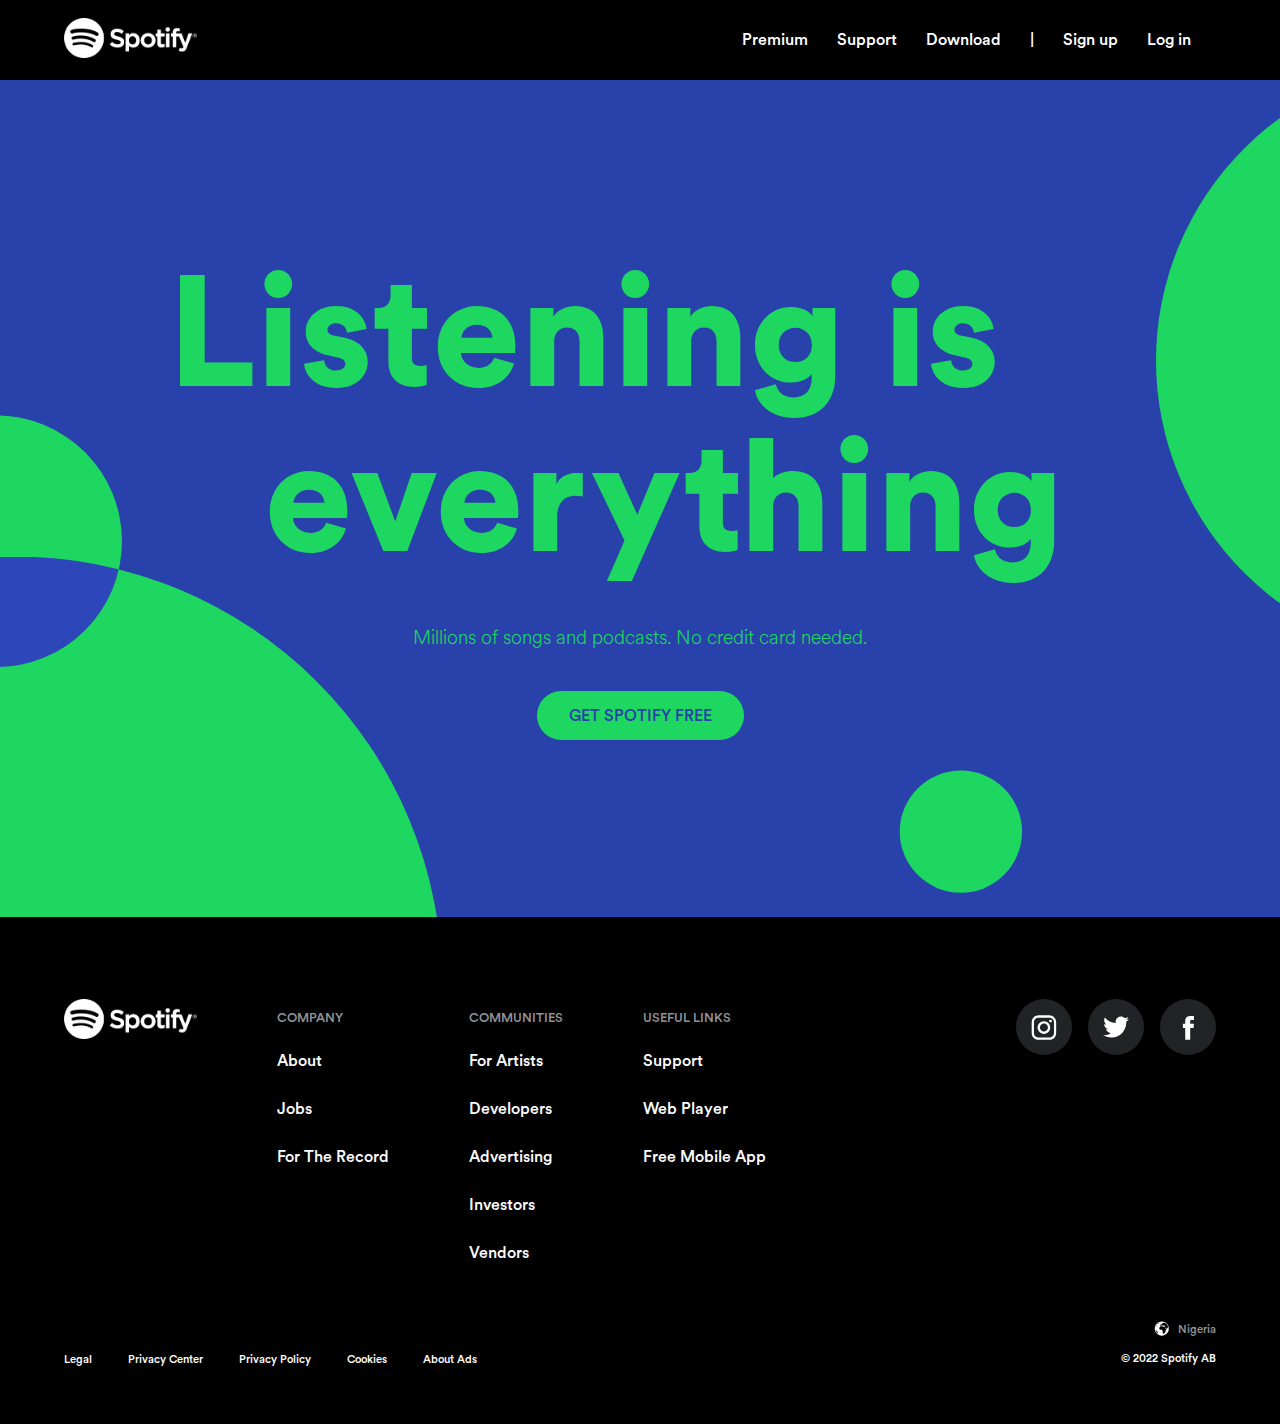
<file: index.html>
<!DOCTYPE html>
<html lang="en">
<head>
    <meta charset="UTF-8">
    <meta http-equiv="X-UA-Compatible" content="IE=edge">
    <meta name="viewport" content="width=device-width, initial-scale=1.0">
    <title>Listening is everything - Spotify</title>
    <link rel="shortcut icon" href="img/favicon.ico" type="image/x-icon">
    <link rel="stylesheet" href="style.css">
    <link rel="shortcut icon" href="img/favicon.ico" type="image/x-icon">
</head>
<body>
    <header id="menu">
        <div class="brand">
            <a href="index.html"><img src="img/logo.png" alt="Spotify Logo"></a>
        </div>

        <nav>
            <a href="premium.html">Premium</a>
            <a href="support.html">Support</a>
            <a href="download.html">Download</a>
            <span>|</span>
            <a href="signup.html">Sign up</a>
            <a href="login.html">Log in</a>
        </nav>
    </header>

    <main id="content">
        <h1>Listening is everything</h1>

        <p>Millions of songs and podcasts. No credit card needed.</p>

        <a href=""><button class="btn">GET SPOTIFY FREE</button></a>

    </main>

    <footer id="footer-section">
        <div class="first-container">
            <div class="brand-and-links">
                <div class="links"><img src="img/logo.png" alt="Spotify logo"></div>
                <div class="links">
                    <p>COMPANY</p>
                    <a href="about.html">About</a>
                    <a href="#">Jobs</a>
                    <a href="#">For The Record</a>
                </div>
                <div class="links">
                    <p>COMMUNITIES</p>
                    <a href="#">For Artists</a>
                    <a href="#">Developers</a>
                    <a href="#">Advertising</a>
                    <a href="#">Investors</a>
                    <a href="#">Vendors</a>
                </div>
                <div class="links">
                    <p>USEFUL LINKS</p>
                    <a href="#">Support</a>
                    <a href="#">Web Player</a>
                    <a href="#">Free Mobile App</a>
                </div>
            </div>

            <div class="social">
                 <div class="social-icon instagram"></div> 
                <div class="social-icon twitter"></div>
                <div class="social-icon facebook"></div>
            </div>
        </div>

        <div class="second-container">
            <div class="globe-country">
                <img src="img/global.svg" alt="globe">
                <p>Nigeria</p>
            </div>

            <div class="links-and-copyright">
                <div class="policy-links">
                    <a href="">Legal</a>
                    <a href="">Privacy Center</a>
                    <a href="">Privacy Policy</a>
                    <a href="">Cookies</a>
                    <a href="">About Ads</a>
                </div>
                <div class="copyright">
                    <p>&copy; 2022 Spotify AB</p>
                </div>
            </div>
        </div>
    </footer>
</body>
</html>
</file>
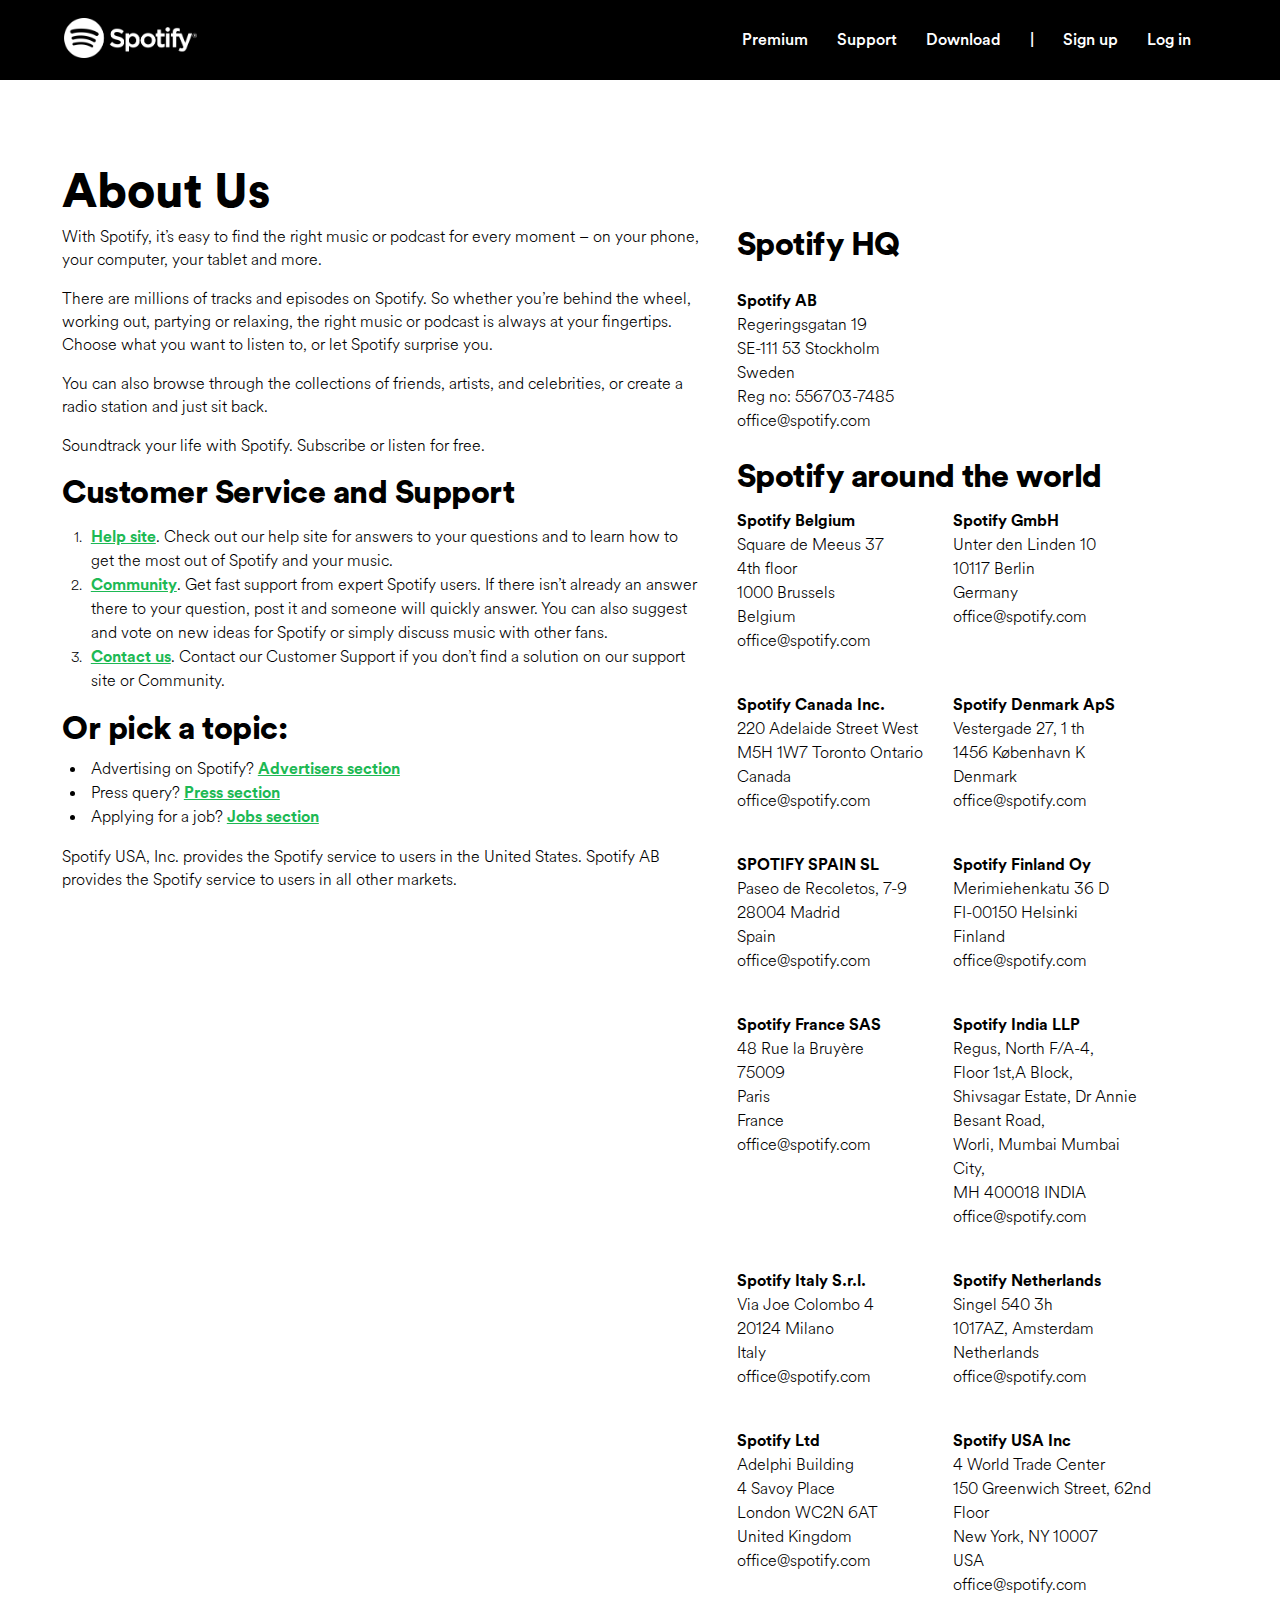
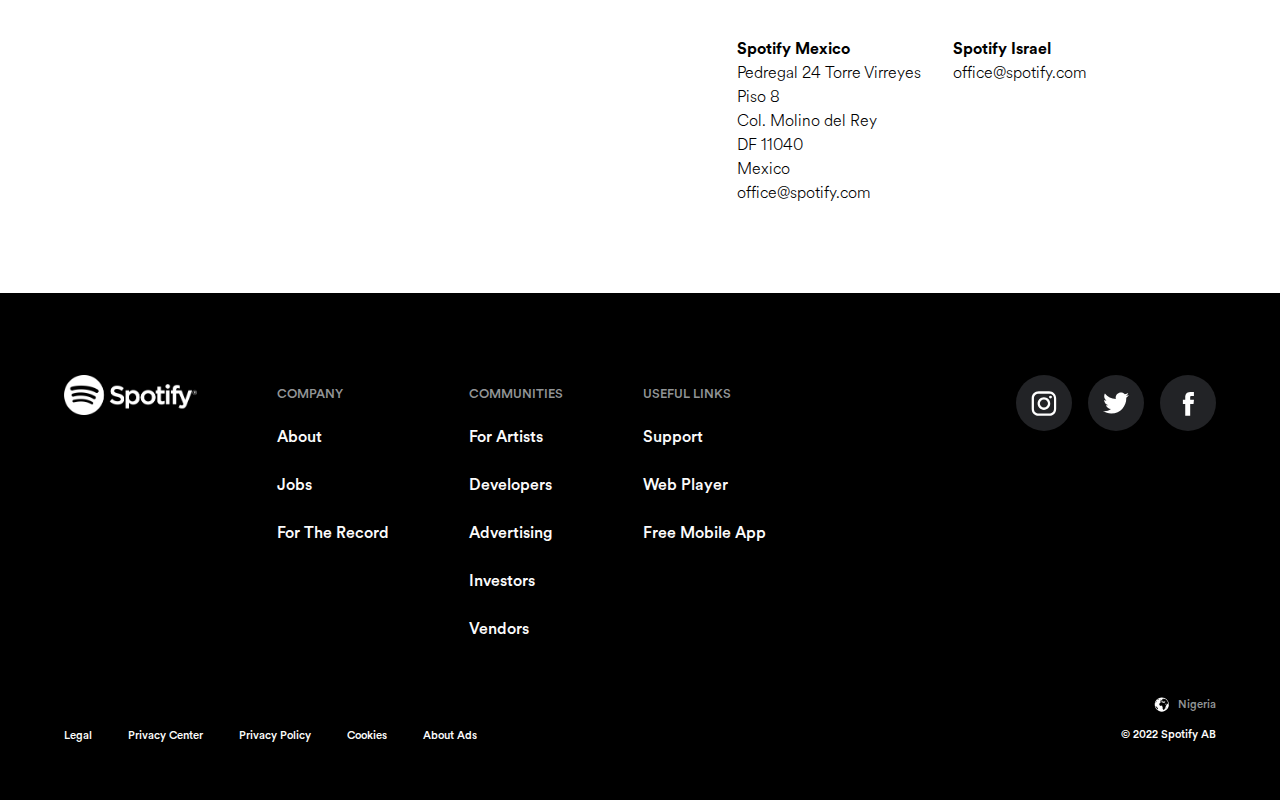
<file: about.html>
<!DOCTYPE html>
<html lang="en">
<head>
    <meta charset="UTF-8">
    <meta http-equiv="X-UA-Compatible" content="IE=edge">
    <meta name="viewport" content="width=device-width, initial-scale=1.0">
    <title>Contact - Spotify</title>
    <link rel="stylesheet" href="style.css">
    <link rel="shortcut icon" href="img/favicon.ico" type="image/x-icon">
</head>
<body>
    <header id="menu">
        <div class="brand">
            <a href="index.html"><img src="img/logo.png" alt="Spotify Logo"></a>
        </div>

        <nav>
            <a href="premium.html">Premium</a>
            <a href="support.html">Support</a>
            <a href="download.html">Download</a>
            <span>|</span>
            <a href="signup.html">Sign up</a>
            <a href="login.html">Log in</a>
        </nav>
    </header>

    <main id="about-us">
        <div class="about-us-wrapper">
            <h1>About Us</h1>
            <div class="about-container">
                <div class="left">
                    <div class="first-left">
                        <p>With Spotify, it’s easy to find the right music or podcast for every
                            moment – on your phone, your computer, your tablet and more.</p>
                        <p>There are millions of tracks and episodes on Spotify. So whether you’re
                            behind the wheel, working out, partying or relaxing, the right music or
                            podcast is always at your fingertips. Choose what you want to listen to,
                            or let Spotify surprise you.</p>
                        <p>You can also browse through the collections of friends, artists, and
                            celebrities, or create a radio station and just sit back.</p>
                        <p>Soundtrack your life with Spotify. Subscribe or listen for free.</p>
                    </div>
                    <div class="second-left">
                        <h2>Customer Service and Support</h2>
                        <ol>
                            <li><span><a href="">Help site</a>. Check out our help site for answers to
                                your questions and to learn how to get the most out of Spotify and your
                                music.</span></li>
                            <li><span><a href="">Community</a>. Get fast support from expert Spotify users. If
                                there isn’t already an answer there to your question, post it and someone
                                will quickly answer. You can also suggest and vote on new ideas for
                                Spotify or simply discuss music with other fans.</span></li>
                            <li><span><a href="">Contact us</a>. Contact our Customer Support if you don’t find
                                a solution on our support site or Community.</span></li>
                        </ol>
                    </div>
                    <div class="third-left">
                        <h2>Or pick a topic:</h2>
                        <ul>
                            <li><span>Advertising on Spotify? <a href="">Advertisers section</a></span></li>
                            <li><span>Press query? <a href="">Press section</a></span></li>
                            <li><span>Applying for a job? <a href="">Jobs section</a></span></li>
                        </ul>
                    </div>
                    <div class="fourth-left">
                        <p>Spotify USA, Inc. provides the Spotify service to users in the United States.
                            Spotify AB provides the Spotify service to users in all other markets.</p>
                    </div>
                </div>
                <div class="right">
                    <address class="first-right">
                        <h2>Spotify HQ</h2>
                        <strong>Spotify AB</strong> <br>
                        <span>Regeringsgatan 19</span> <br>
                        <span>SE-111 53 Stockholm</span> <br>
                        <span>Sweden</span> <br>
                        <span>Reg no: 556703-7485</span> <br>
                        <span>office@spotify.com</span> <br>
                    </address>
                    <h2>Spotify around the world</h2>
                    <div class="second-right right-item">
                        <address>
                            <strong>Spotify Belgium</strong> <br>
                            <span>Square de Meeus 37</span> <br>
                            <span>4th floor</span> <br>
                            <span>1000 Brussels</span> <br>
                            <span>Belgium</span> <br>
                            <span>office@spotify.com</span> <br>
                        </address>
                        <address>
                            <strong>Spotify GmbH</strong> <br>
                            <span>Unter den Linden 10</span> <br>
                            <span>10117 Berlin</span> <br>
                            <span>Germany</span> <br>
                            <span>office@spotify.com</span> <br>
                        </address>

                        <address>
                            <strong>Spotify Canada Inc.</strong> <br>
                            <span>220 Adelaide Street West</span> <br>
                            <span>M5H 1W7 Toronto Ontario</span> <br>
                            <span>Canada</span> <br>
                            <span>office@spotify.com</span> <br>
                        </address>
                        <address>
                            <strong>Spotify Denmark ApS</strong> <br>
                            <span>Vestergade 27, 1 th</span> <br>
                            <span>1456 København K</span> <br>
                            <span>Denmark</span> <br>
                            <span>office@spotify.com</span> <br>
                        </address>
                    
                        <address>
                            <strong>SPOTIFY SPAIN SL</strong> <br>
                            <span>Paseo de Recoletos, 7-9</span> <br>
                            <span>28004 Madrid</span> <br>
                            <span>Spain</span> <br>
                            <span>office@spotify.com</span> <br>
                        </address>
                        <address>
                            <strong>Spotify Finland Oy</strong> <br>
                            <span>Merimiehenkatu 36 D</span> <br>
                            <span>FI-00150 Helsinki</span> <br>
                            <span>Finland</span> <br>
                            <span>office@spotify.com</span> <br>
                        </address>
                    
                        <address>
                            <strong>Spotify France SAS</strong> <br>
                            <span>48 Rue la Bruyère</span> <br>
                            <span>75009</span> <br>
                            <span>Paris</span> <br>
                            <span>France</span> <br>
                            <span>office@spotify.com</span> <br>
                        </address>
                        <address>
                            <strong>Spotify India LLP</strong> <br>
                            <span>Regus, North F/A-4,</span> <br>
                            <span>Floor 1st,A Block,</span> <br>
                            <span>Shivsagar Estate, Dr Annie</span> <br>
                            <span>Besant Road,</span> <br>
                            <span>Worli, Mumbai Mumbai</span> <br>
                            <span>City,</span> <br>
                            <span>MH 400018 INDIA</span> <br>
                            <span>office@spotify.com</span> <br>
                        </address>
                    
                        <address>
                            <strong>Spotify Italy S.r.l.</strong> <br>
                            <span>Via Joe Colombo 4</span> <br>
                            <span>20124 Milano</span> <br>
                            <span>Italy</span> <br>
                            <span>office@spotify.com</span> <br>
                        </address>
                        <address>
                            <strong>Spotify Netherlands</strong> <br>
                            <span>Singel 540 3h</span> <br>
                            <span>1017AZ, Amsterdam</span> <br>
                            <span>Netherlands</span> <br>
                            <span>office@spotify.com</span> <br>
                        </address>
                    
                        <address>
                            <strong>Spotify Ltd</strong> <br>
                            <span>Adelphi Building</span> <br>
                            <span>4 Savoy Place</span> <br>
                            <span>London WC2N 6AT</span> <br>
                            <span>United Kingdom</span> <br>
                            <span>office@spotify.com</span> <br>
                        </address>
                        <address>
                            <strong>Spotify USA Inc</strong> <br>
                            <span>4 World Trade Center</span> <br>
                            <span>150 Greenwich Street, 62nd</span> <br>
                            <span>Floor</span> <br>
                            <span>New York, NY 10007</span> <br>
                            <span>USA</span> <br>
                            <span>office@spotify.com</span> <br>
                        </address>
                    
                        <address>
                            <strong>Spotify Mexico</strong> <br>
                            <span>Pedregal 24 Torre Virreyes</span> <br>
                            <span>Piso 8</span> <br>
                            <span>Col. Molino del Rey</span> <br>
                            <span>DF 11040</span> <br>
                            <span>Mexico</span> <br>
                            <span>office@spotify.com</span> <br>
                        </address>
                        <address>
                            <strong>Spotify Israel</strong> <br>
                            <span>office@spotify.com</span> <br>
                        </address>
                    </div>
                </div>
            </div>
        </div>
    </main>

    <footer id="footer-section">
        <div class="first-container">
            <div class="brand-and-links">
                <div class="links"><img src="img/logo.png" alt="Spotify logo"></div>
                <div class="links">
                    <p>COMPANY</p>
                    <a href="about.html">About</a>
                    <a href="#">Jobs</a>
                    <a href="#">For The Record</a>
                </div>
                <div class="links">
                    <p>COMMUNITIES</p>
                    <a href="#">For Artists</a>
                    <a href="#">Developers</a>
                    <a href="#">Advertising</a>
                    <a href="#">Investors</a>
                    <a href="#">Vendors</a>
                </div>
                <div class="links">
                    <p>USEFUL LINKS</p>
                    <a href="#">Support</a>
                    <a href="#">Web Player</a>
                    <a href="#">Free Mobile App</a>
                </div>
            </div>

            <div class="social">
                 <div class="social-icon instagram"></div> 
                <div class="social-icon twitter"></div>
                <div class="social-icon facebook"></div>
            </div>
        </div>

        <div class="second-container">
            <div class="globe-country">
                <img src="img/global.svg" alt="globe">
                <p>Nigeria</p>
            </div>

            <div class="links-and-copyright">
                <div class="policy-links">
                    <a href="">Legal</a>
                    <a href="">Privacy Center</a>
                    <a href="">Privacy Policy</a>
                    <a href="">Cookies</a>
                    <a href="">About Ads</a>
                </div>
                <div class="copyright">
                    <p>&copy; 2022 Spotify AB</p>
                </div>
            </div>
        </div>
    </footer>
</body>
</html>
</file>
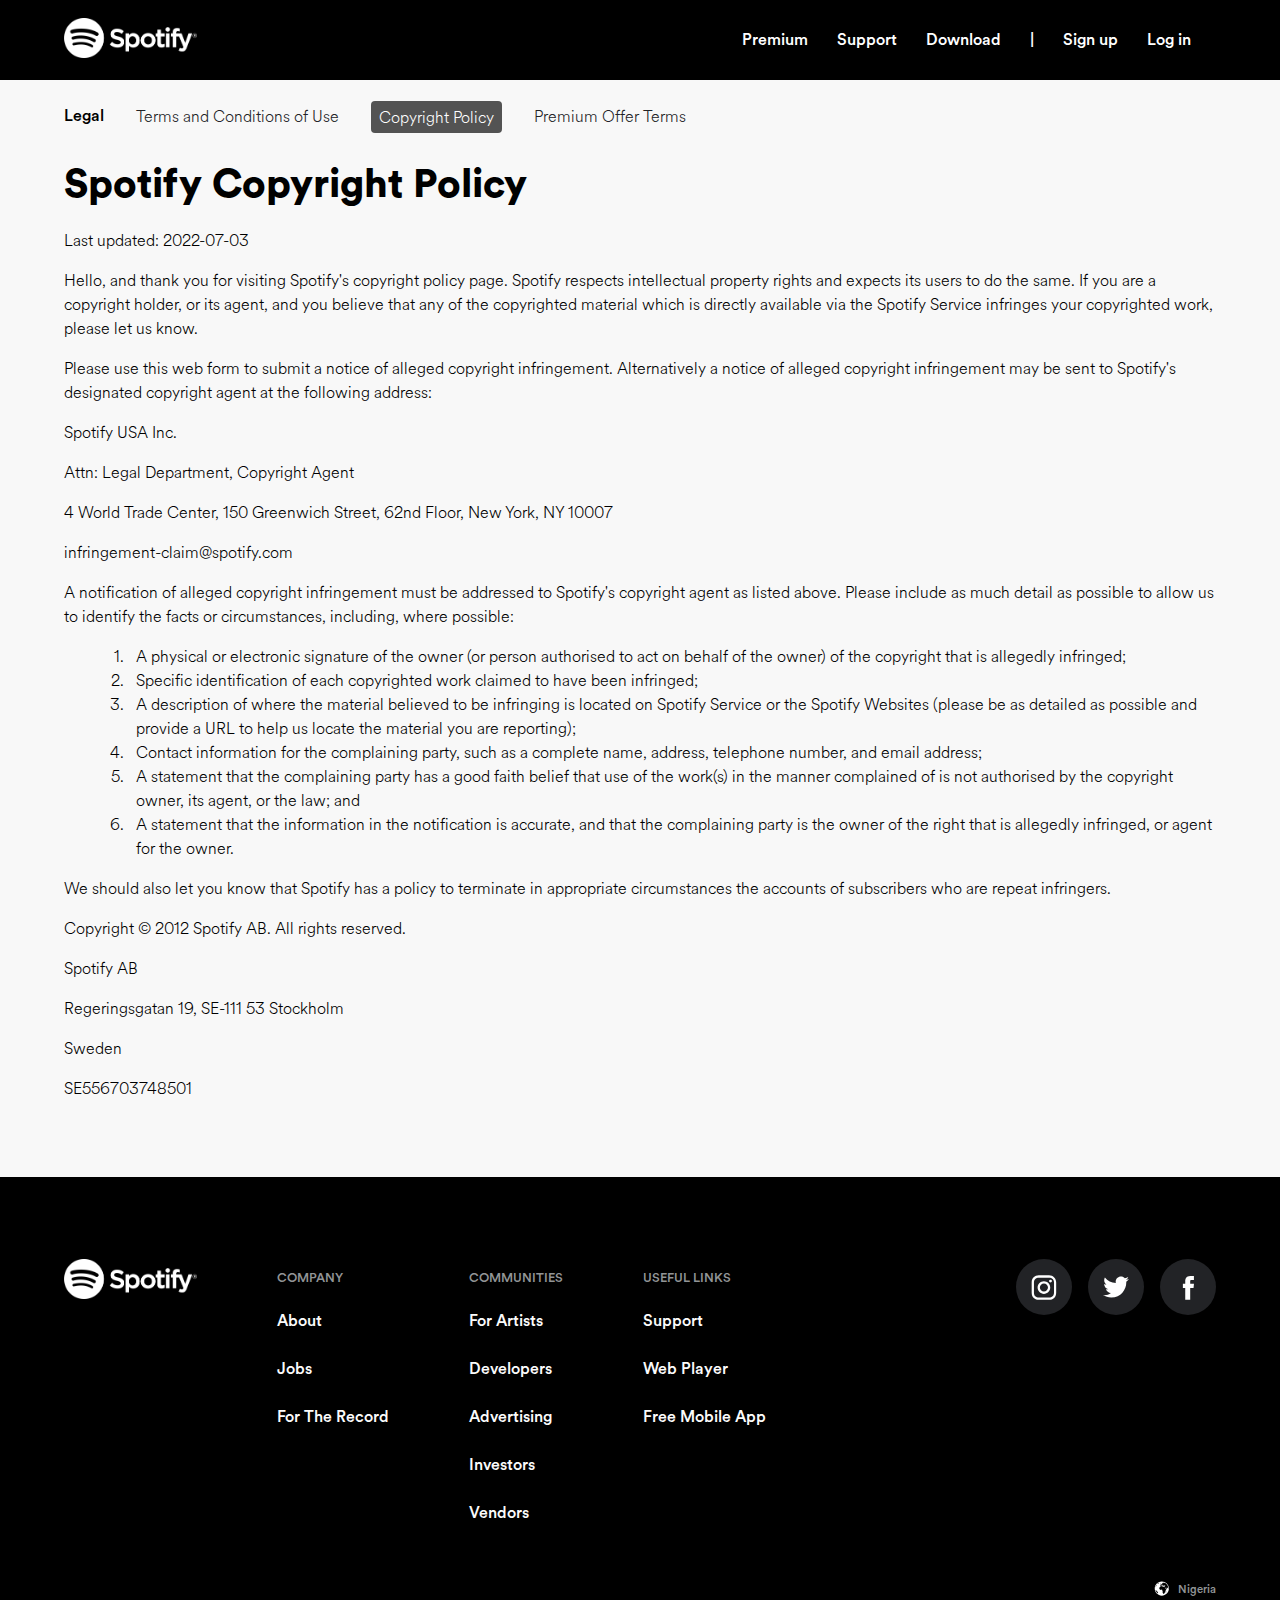
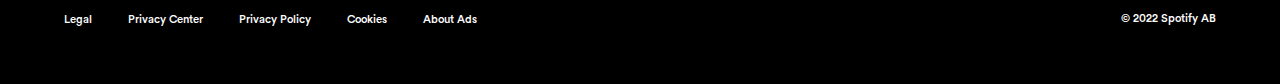
<file: copyright.html>
<!DOCTYPE html>
<html lang="en">
<head>
    <meta charset="UTF-8">
    <meta http-equiv="X-UA-Compatible" content="IE=edge">
    <meta name="viewport" content="width=device-width, initial-scale=1.0">
    <title>Terms and Conditions of Use - Spotify</title>
    <link rel="stylesheet" href="style.css">
</head>
<body>
    <header id="menu">
        <div class="brand">
            <a href="index.html"><img src="img/logo.png" alt="Spotify Logo"></a>
        </div>

        <nav>
            <a href="premium.html">Premium</a>
            <a href="support.html">Support</a>
            <a href="download.html">Download</a>
            <span>|</span>
            <a href="signup.html">Sign up</a>
            <a href="login.html">Log in</a>
        </nav>
    </header>
    
    <main class="legal copyright">
        <div class="legal-top-header">
            <span class="legal-bold">Legal</span>
            <span><a href="legal.html">Terms and Conditions of Use</a></span>
            <span><a href="copyright.html" class="selected">Copyright Policy</a></span>
            <span><a href="premium-offer.html">Premium Offer Terms</a></span>
        </div>

        <div><h1>Spotify Copyright Policy</h1></div>

        <p>Last updated: 2022-07-03</p>
        <p>Hello, and thank you for visiting Spotify's copyright policy page. Spotify respects intellectual property rights and expects its users to do the same. If you are a copyright holder, or its agent, and you believe that any of the copyrighted material which is directly available via the Spotify Service infringes your copyrighted work, please let us know.</p>
        <p>Please use this web form to submit a notice of alleged copyright infringement. Alternatively a notice of alleged copyright infringement may be sent to Spotify's designated copyright agent at the following address:</p>

        <p>Spotify USA Inc.</p>
        <p>Attn: Legal Department, Copyright Agent</p>
        <p>4 World Trade Center, 150 Greenwich Street, 62nd Floor, New York, NY 10007</p>
        <p>infringement-claim@spotify.com</p>

        <p>A notification of alleged copyright infringement must be addressed to Spotify's copyright agent as listed above. Please include as much detail as possible to allow us to identify the facts or circumstances, including, where possible:</p>

        <ol>
            <li>A physical or electronic signature of the owner (or person authorised to act on behalf of the owner) of the copyright that is allegedly infringed;</li>
            <li>Specific identification of each copyrighted work claimed to have been infringed;</li>
            <li>A description of where the material believed to be infringing is located on Spotify Service or the Spotify Websites (please be as detailed as possible and provide a URL to help us locate the material you are reporting);</li>
            <li>Contact information for the complaining party, such as a complete name, address, telephone number, and email address;</li>
            <li>A statement that the complaining party has a good faith belief that use of the work(s) in the manner complained of is not authorised by the copyright owner, its agent, or the law; and</li>
            <li>A statement that the information in the notification is accurate, and that the complaining party is the owner of the right that is allegedly infringed, or agent for the owner.</li>
        </ol>

        <p>We should also let you know that Spotify has a policy to terminate in appropriate circumstances the accounts of subscribers who are repeat infringers.</p>
        <p>Copyright © 2012 Spotify AB. All rights reserved.</p>
        <p>Spotify AB</p>
        <p>Regeringsgatan 19, SE-111 53 Stockholm</p>
        <p>Sweden</p>
        <p>SE556703748501</p>
    </main>

    <footer id="footer-section">
        <div class="first-container">
            <div class="brand-and-links">
                <div class="links"><img src="img/logo.png" alt="Spotify logo"></div>
                <div class="links">
                    <p>COMPANY</p>
                    <a href="about.html">About</a>
                    <a href="#">Jobs</a>
                    <a href="#">For The Record</a>
                </div>
                <div class="links">
                    <p>COMMUNITIES</p>
                    <a href="#">For Artists</a>
                    <a href="#">Developers</a>
                    <a href="#">Advertising</a>
                    <a href="#">Investors</a>
                    <a href="#">Vendors</a>
                </div>
                <div class="links">
                    <p>USEFUL LINKS</p>
                    <a href="#">Support</a>
                    <a href="#">Web Player</a>
                    <a href="#">Free Mobile App</a>
                </div>
            </div>

            <div class="social">
                 <div class="social-icon instagram"></div> 
                <div class="social-icon twitter"></div>
                <div class="social-icon facebook"></div>
            </div>
        </div>

        <div class="second-container">
            <div class="globe-country">
                <img src="img/global.svg" alt="globe">
                <p>Nigeria</p>
            </div>

            <div class="links-and-copyright">
                <div class="policy-links">
                    <a href="">Legal</a>
                    <a href="">Privacy Center</a>
                    <a href="">Privacy Policy</a>
                    <a href="">Cookies</a>
                    <a href="">About Ads</a>
                </div>
                <div class="copyright">
                    <p>&copy; 2022 Spotify AB</p>
                </div>
            </div>
        </div>
    </footer>

</body>
</html>
</file>
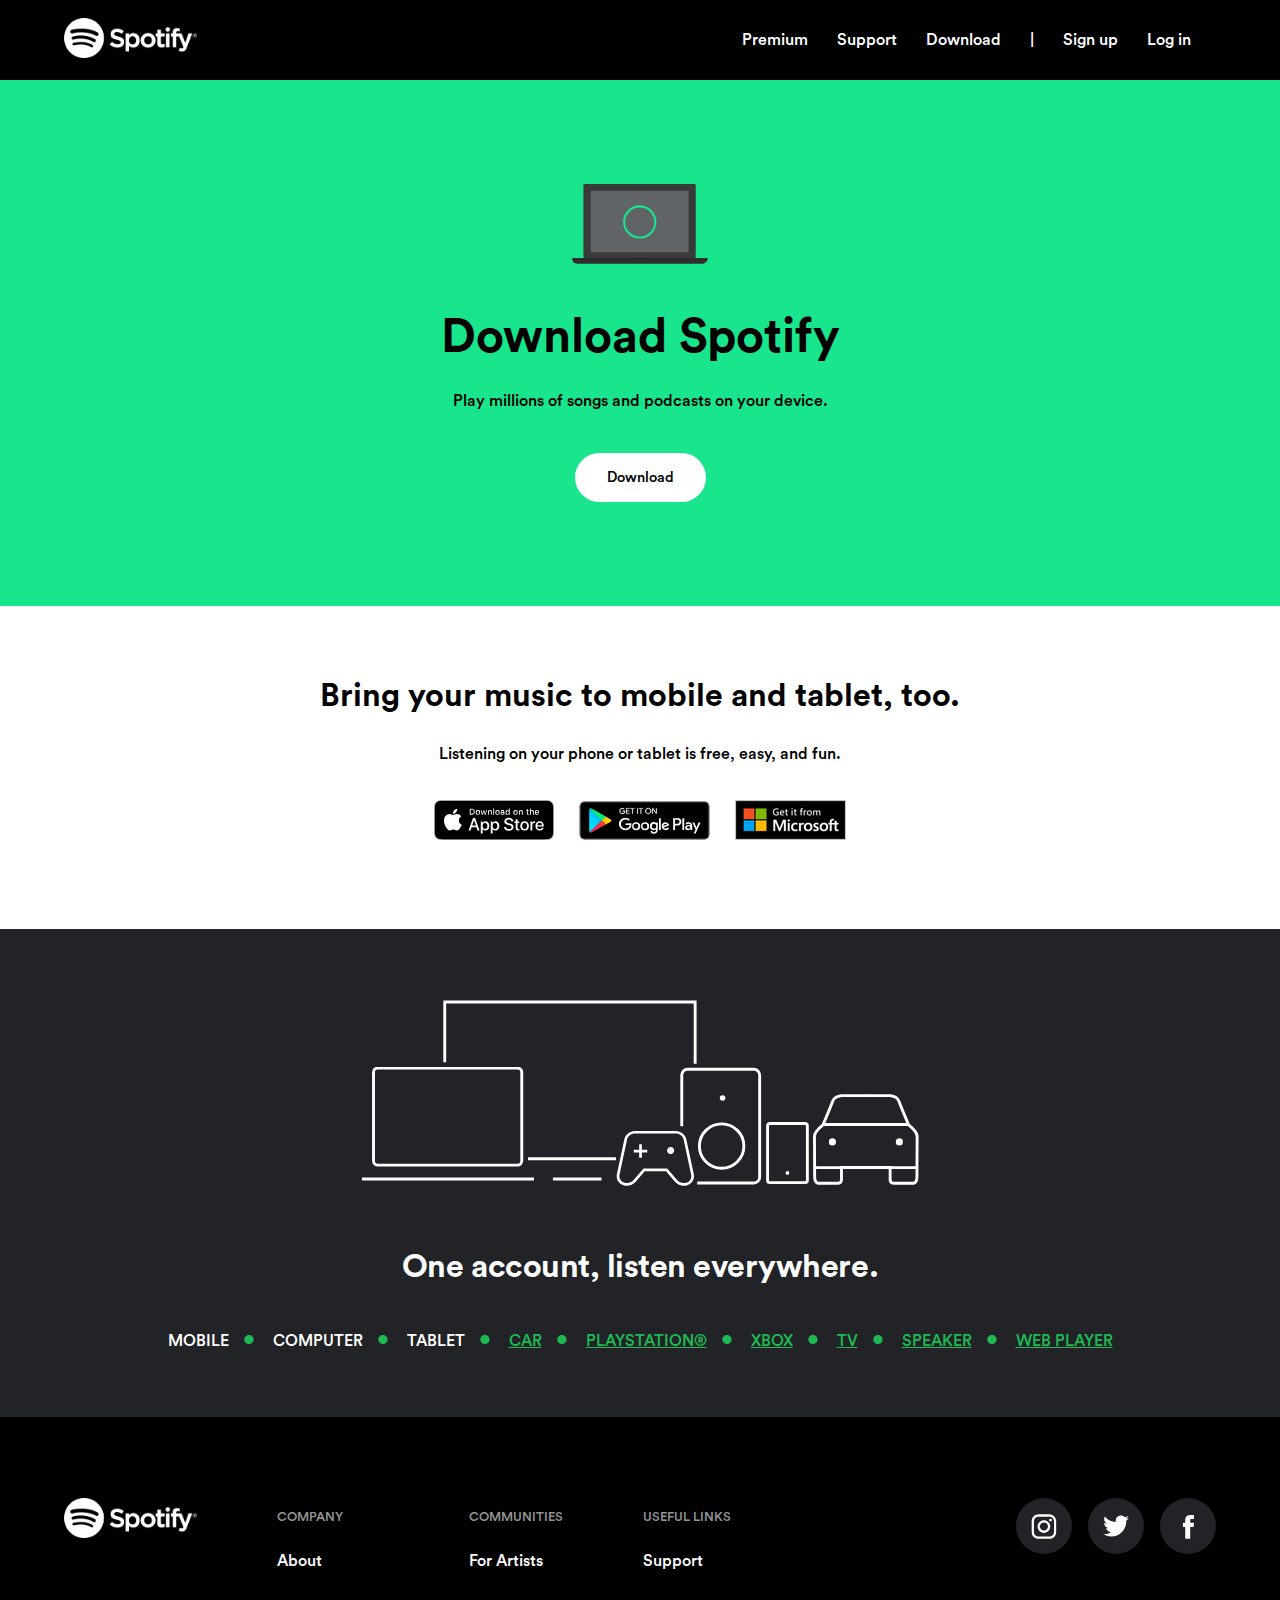
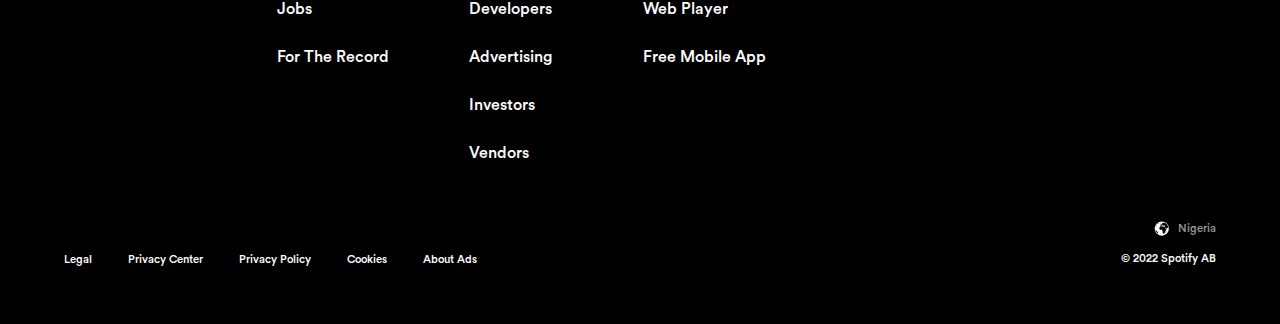
<file: download.html>
<!DOCTYPE html>
<html lang="en">
<head>
    <meta charset="UTF-8">
    <meta http-equiv="X-UA-Compatible" content="IE=edge">
    <meta name="viewport" content="width=device-width, initial-scale=1.0">
    <title>Windows download - Spotify</title>
    <link rel="stylesheet" href="style.css">
    <link rel="shortcut icon" href="img/favicon.ico" type="image/x-icon">
</head>
<body>
    <header id="menu">
        <div class="brand">
            <a href="index.html"><img src="img/logo.png" alt="Spotify Logo"></a>
        </div>

        <nav>
            <a href="premium.html">Premium</a>
            <a href="support.html">Support</a>
            <a href="download.html">Download</a>
            <span>|</span>
            <a href="#">Sign up</a>
            <a href="#">Log in</a>
        </nav>
    </header>

    <main id="download">
        <section class="download-top">
            <div class="download-imgs">
                <img src="img/laptop.svg" alt="" class="one">
                <img src="img/green-circle.svg" alt="" class="two">
                <img src="img/green-success-check.svg" alt="" class="three">
            </div>
            <h1>Download Spotify</h1>
            <p>Play millions of songs and podcasts on your device.</p>
            <a href="#">Download</a>
        </section>

        <section class="bring-music">
            <h3>Bring your music to mobile and tablet, too.</h3>
            <p>Listening on your phone or tablet is free, easy, and fun.</p>
            <div class="download-icons">
                <img src="img/apple-store.svg" alt="">
                <img src="img/google-play.svg" alt="" class="smaller">
                <img src="img/microsoft.png" alt="">
            </div>
        </section>

        <section class="devices">
            <div class="devices-img">
                <img src="img/all-devices.svg" alt="">
            </div>
            <h3>One account, listen everywhere.</h3>
            <div class="all-devices">
                <span>MOBILE</span>
                <span>COMPUTER</span>
                <span>TABLET</span>
                <span><a href="">CAR</a></span>
                <span><a href="">PLAYSTATION®</a></span>
                <span><a href="">XBOX</a></span>
                <span><a href="">TV</a></span>
                <span><a href="">SPEAKER</a></span>
                <span><a href="">WEB PLAYER</a></span>
            </div>
        </section>
    </main>

    <footer id="footer-section">
        <div class="first-container">
            <div class="brand-and-links">
                <div class="links"><img src="img/logo.png" alt="Spotify logo"></div>
                <div class="links">
                    <p>COMPANY</p>
                    <a href="#">About</a>
                    <a href="#">Jobs</a>
                    <a href="#">For The Record</a>
                </div>
                <div class="links">
                    <p>COMMUNITIES</p>
                    <a href="#">For Artists</a>
                    <a href="#">Developers</a>
                    <a href="#">Advertising</a>
                    <a href="#">Investors</a>
                    <a href="#">Vendors</a>
                </div>
                <div class="links">
                    <p>USEFUL LINKS</p>
                    <a href="#">Support</a>
                    <a href="#">Web Player</a>
                    <a href="#">Free Mobile App</a>
                </div>
            </div>

            <div class="social">
                 <div class="social-icon instagram"></div> 
                <div class="social-icon twitter"></div>
                <div class="social-icon facebook"></div>
            </div>
        </div>

        <div class="second-container">
            <div class="globe-country">
                <img src="img/global.svg" alt="globe">
                <p>Nigeria</p>
            </div>

            <div class="links-and-copyright">
                <div class="policy-links">
                    <a href="">Legal</a>
                    <a href="">Privacy Center</a>
                    <a href="">Privacy Policy</a>
                    <a href="">Cookies</a>
                    <a href="">About Ads</a>
                </div>
                <div class="copyright">
                    <p>&copy; 2022 Spotify AB</p>
                </div>
            </div>
        </div>
    </footer>
</body>
</html>
</file>
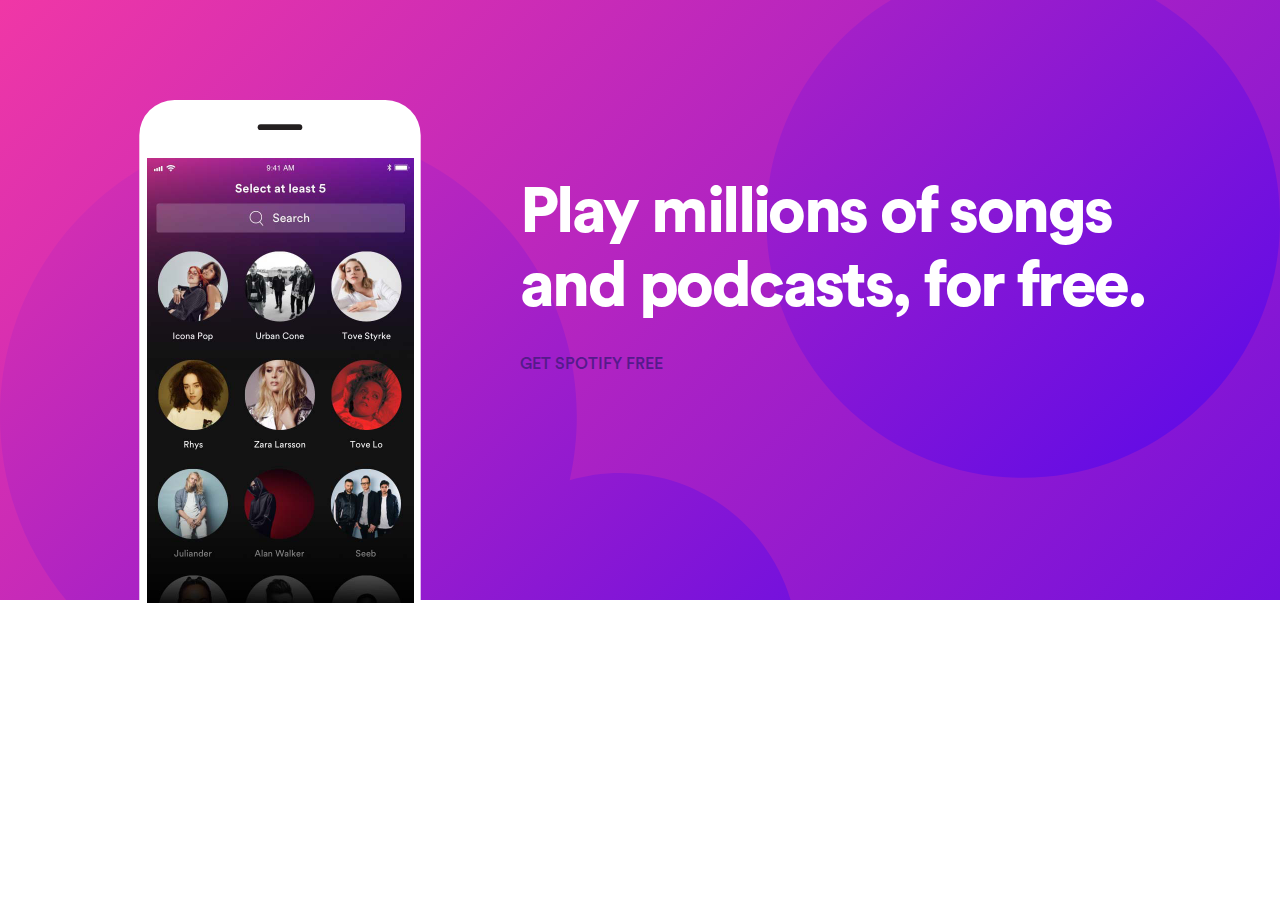
<file: free.html>
<!DOCTYPE html>
<html lang="en">
<head>
    <meta charset="UTF-8">
    <meta http-equiv="X-UA-Compatible" content="IE=edge">
    <meta name="viewport" content="width=device-width, initial-scale=1.0">
    <title>Play free on mobile - Spotify - Spotify (NG)</title>
    <link rel="stylesheet" href="style.css">
    <link rel="shortcut icon" href="img/favicon.ico" type="image/x-icon">
</head>
<body>
    <main id="free">
        <section class="free-top-wrapper">
            <div class="free-top">
                <div class="free-top-item one">
                    <svg viewBox="0 0 290 590.58" aria-hidden="true" focusable="false" class="one-one">
                        <path d="M36.28,0H253.72A36.28,36.28,0,0,1,290,36.27v518a36.28,36.28,0,0,1-36.28,36.27H36.28A36.28,36.28,0,0,1,0,554.31v-518A36.28,36.28,0,0,1,36.28,0Z" fill="#fff">
                        </path>
                        <path d="M125,25h40a3,3,0,0,1,0,6H125a3,3,0,0,1,0-6Z" fill="#231f20">
                        </path>
                    </svg>
                    <div class="one-two"><img src="img/free-screen.jpg" alt=""></div>
                </div>
                <div class="free-top-item two">
                    <h1>Play millions of songs and podcasts, for free.</h1>
                    <a href="">GET SPOTIFY FREE</a>
                </div>
            </div>
        </section>

    </main>
</body>
</html>
</file>
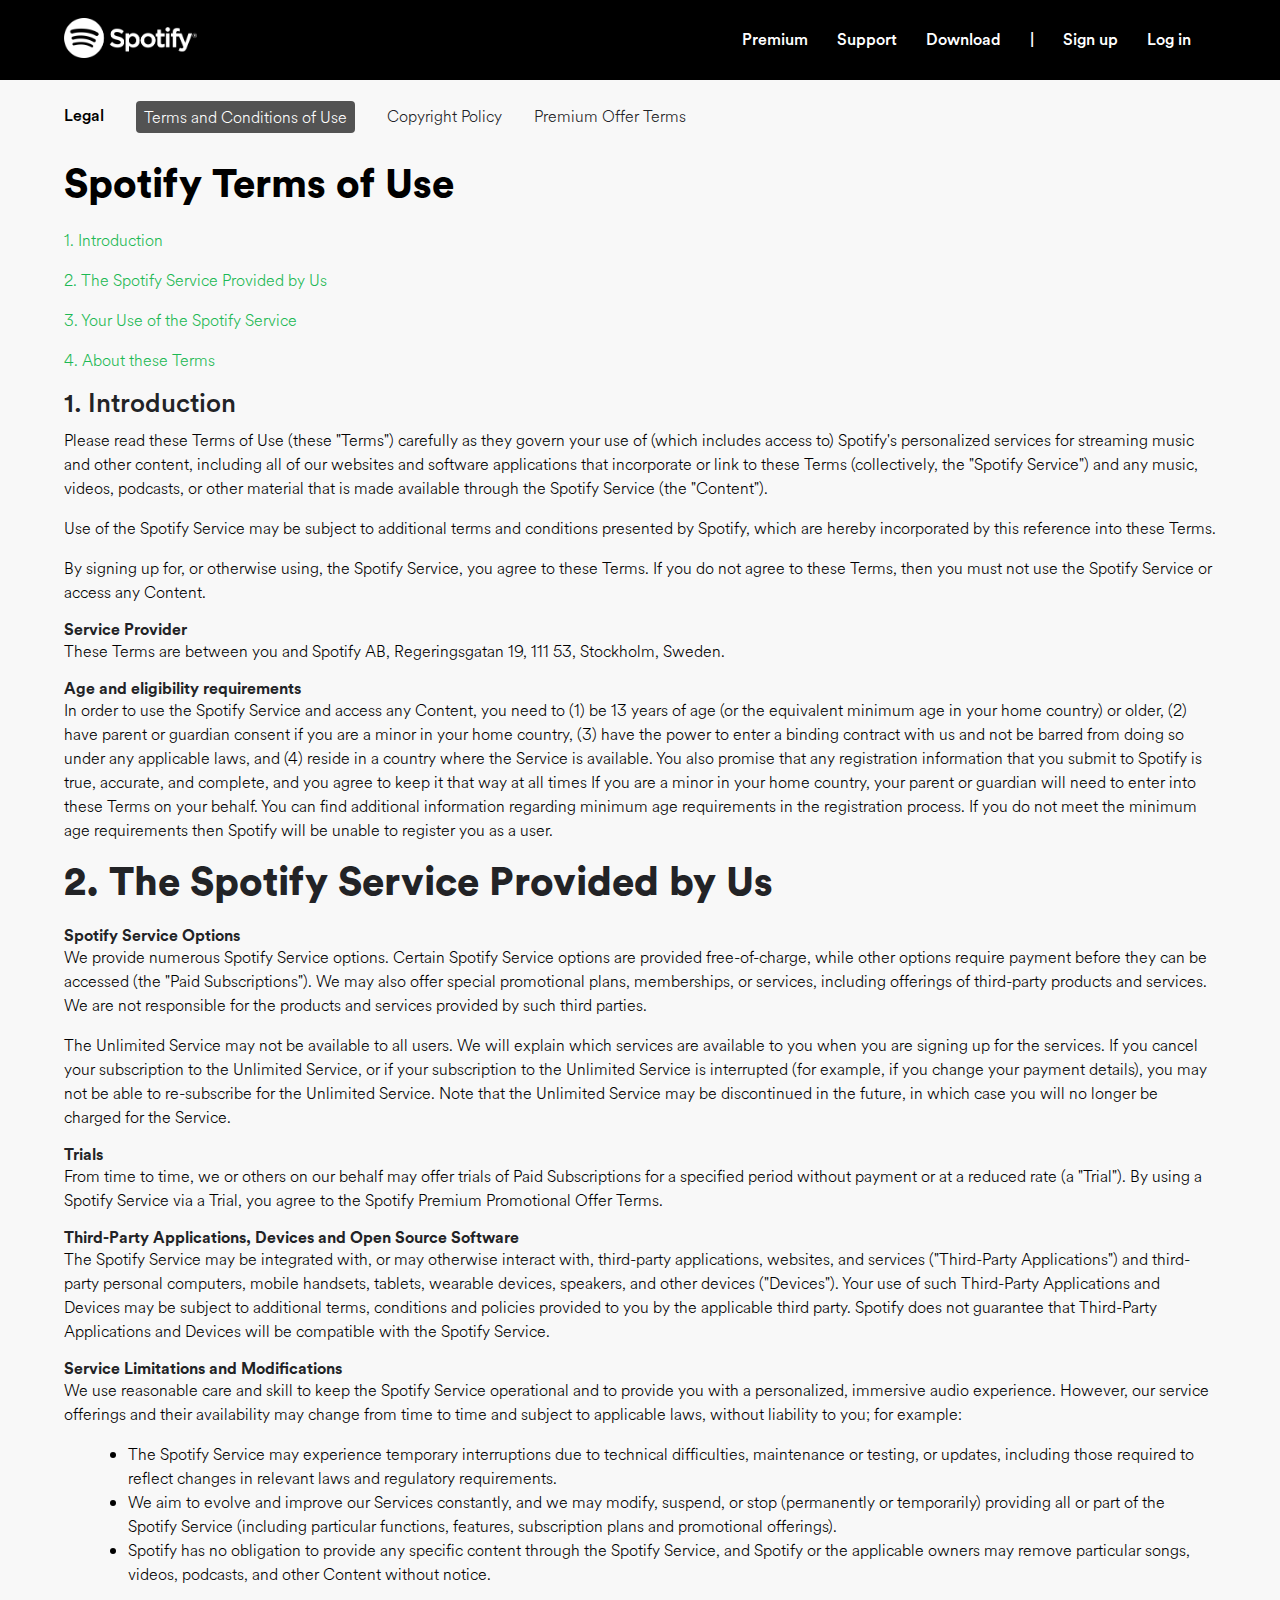
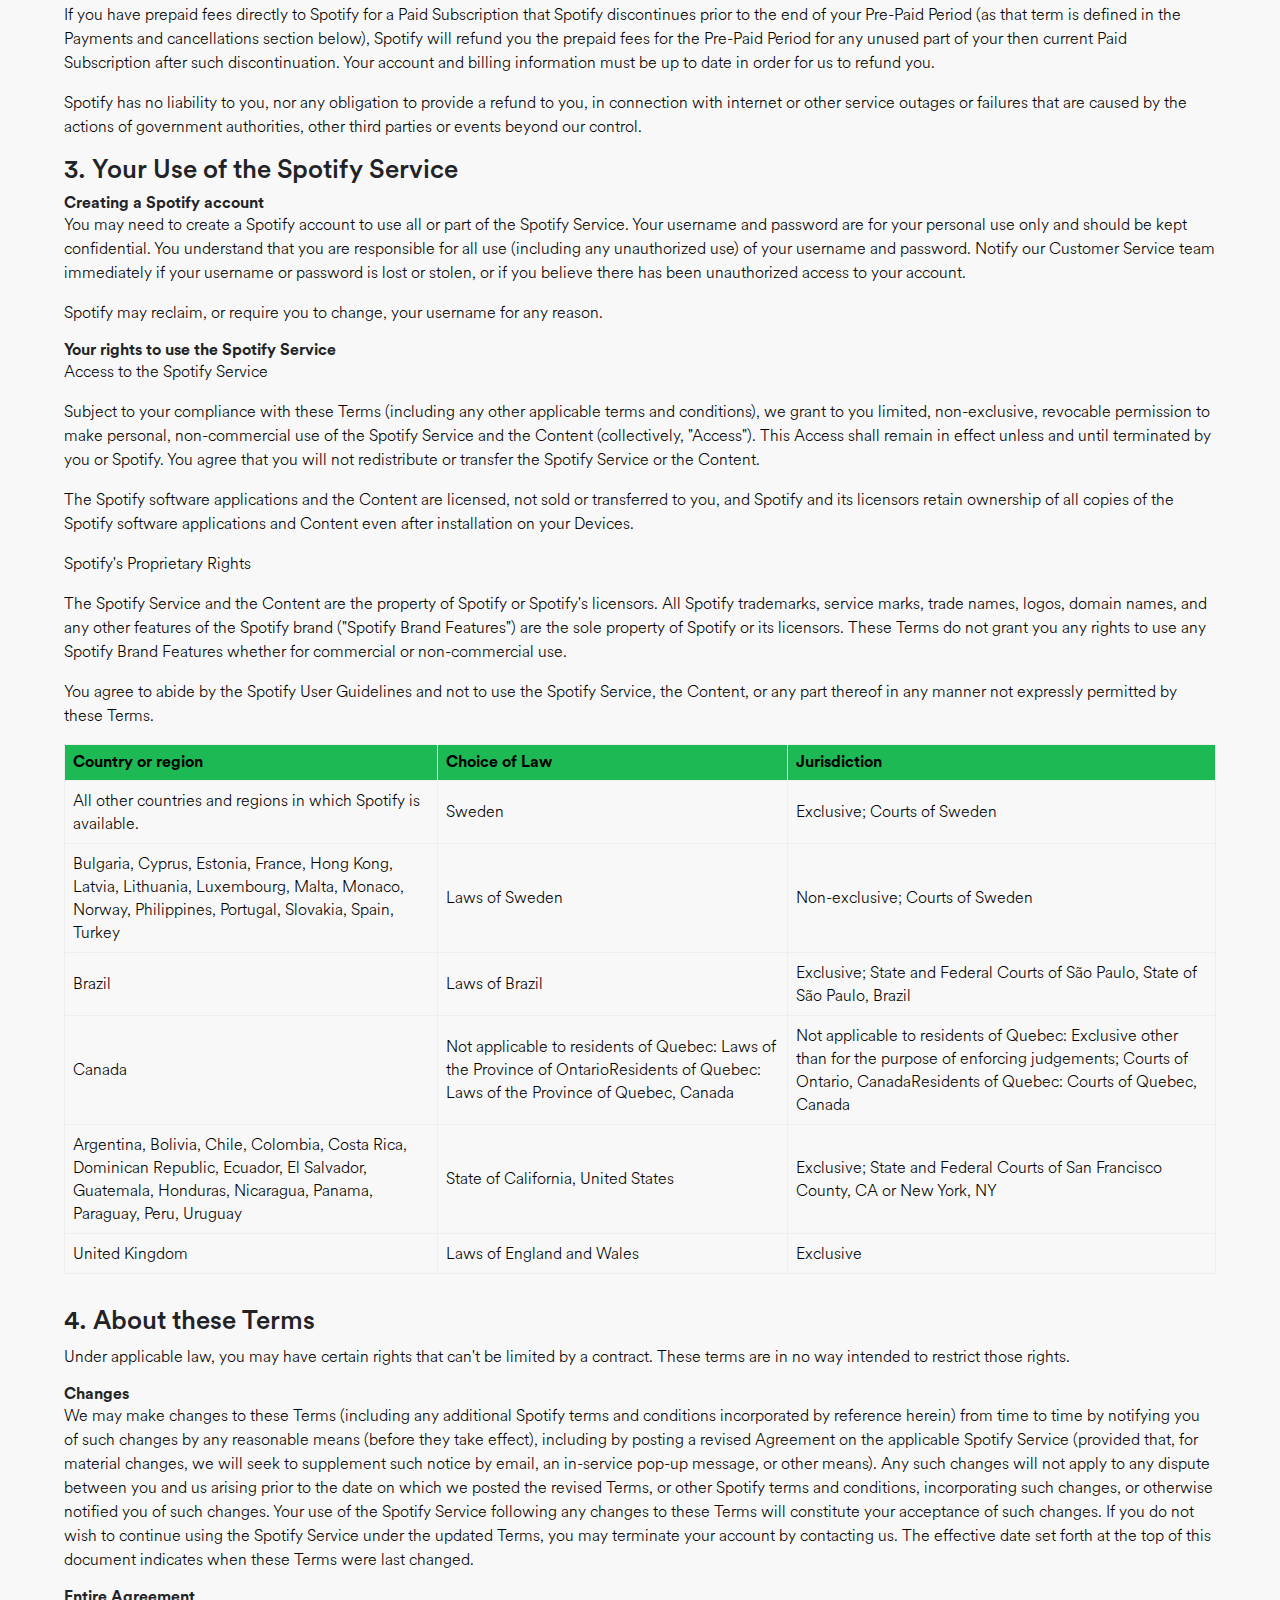
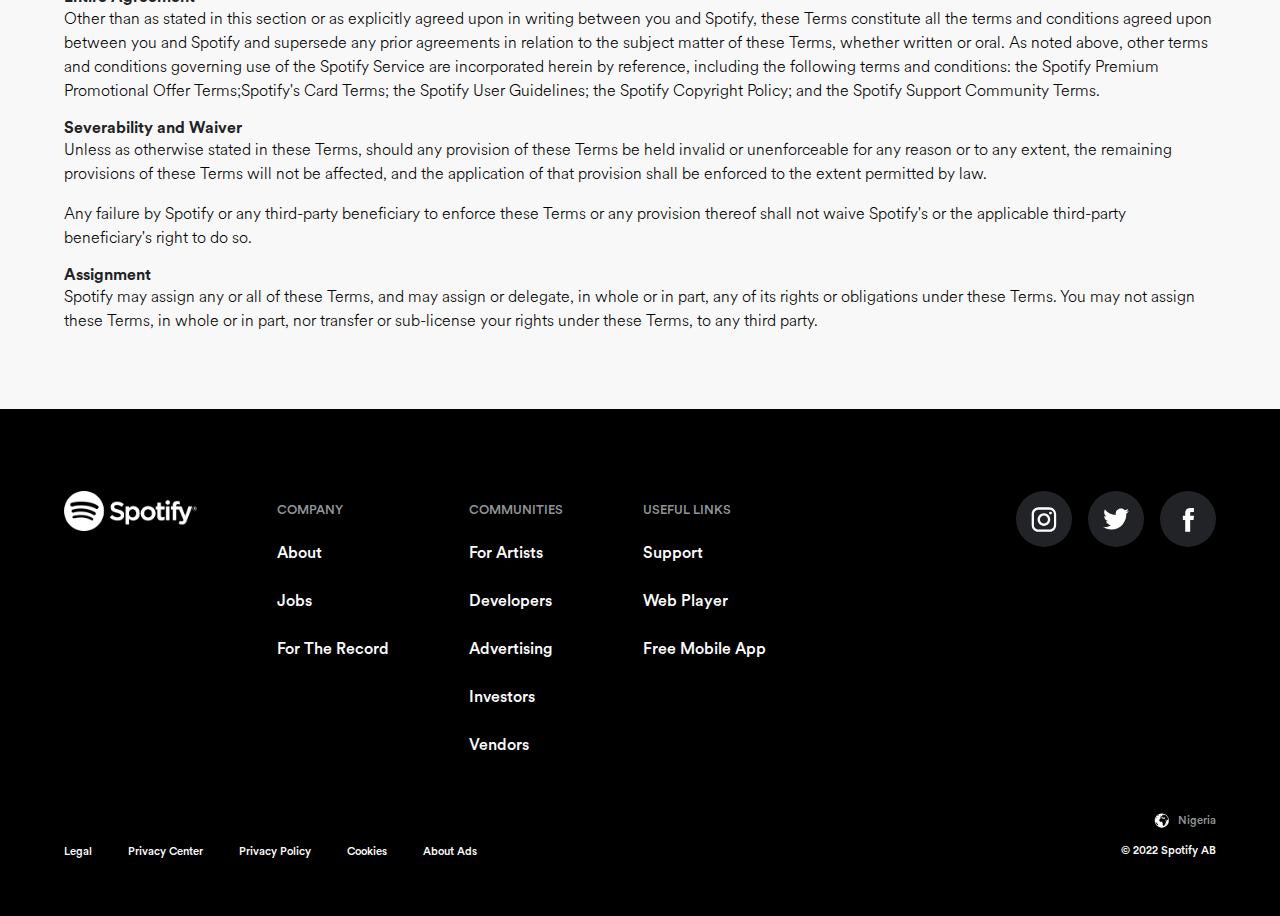
<file: legal.html>
<!DOCTYPE html>
<html lang="en">
<head>
    <meta charset="UTF-8">
    <meta http-equiv="X-UA-Compatible" content="IE=edge">
    <meta name="viewport" content="width=device-width, initial-scale=1.0">
    <title>Terms and Conditions of Use - Spotify</title>
    <link rel="stylesheet" href="style.css">
</head>
<body>
    <header id="menu">
        <div class="brand">
            <a href="index.html"><img src="img/logo.png" alt="Spotify Logo"></a>
        </div>

        <nav>
            <a href="premium.html">Premium</a>
            <a href="support.html">Support</a>
            <a href="download.html">Download</a>
            <span>|</span>
            <a href="signup.html">Sign up</a>
            <a href="login.html">Log in</a>
        </nav>
    </header>
    
    <main class="legal">
        <div class="legal-top-header">
            <span class="legal-bold">Legal</span>
            <span><a href="legal.html" class="selected">Terms and Conditions of Use</a></span>
            <span><a href="copyright.html">Copyright Policy</a></span>
            <span><a href="premium-offer.html">Premium Offer Terms</a></span>
        </div>

        <div><h1>Spotify Terms of Use</h1></div>

        <div class="numbering">
            <p><a href="#introduction">1. Introduction</a></p>
            <p><a href="#service-provided">2. The Spotify Service Provided by Us</a></p>
            <p><a href="#spotify-service">3. Your Use of the Spotify Service</a></p>
            <p><a href="#about-these">4. About these Terms</a></p>
        </div>

        <h2 id="introduction"><a href="#introduction">1. Introduction</a></h2>
        <p>Please read these Terms of Use (these "Terms") carefully as they govern your use of (which includes access to) Spotify's personalized services for streaming music and other content, including all of our websites and software applications that incorporate or link to these Terms (collectively, the "Spotify Service") and any music, videos, podcasts, or other material that is made available through the Spotify Service (the "Content").</p>
        <p>Use of the Spotify Service may be subject to additional terms and conditions presented by Spotify, which are hereby incorporated by this reference into these Terms.</p>
        <p>By signing up for, or otherwise using, the Spotify Service, you agree to these Terms. If you do not agree to these Terms, then you must not use the Spotify Service or access any Content.</p>

        <h4 id="service-provided"><a href="#service-provided">Service Provider</a></h4>
        <p>These Terms are between you and Spotify AB, Regeringsgatan 19, 111 53, Stockholm, Sweden.</p>

        <h4><a href="">Age and eligibility requirements</a></h4>
        <p>In order to use the Spotify Service and access any Content, you need to (1) be 13 years of age (or the equivalent minimum age in your home country) or older, (2) have parent or guardian consent if you are a minor in your home country, (3) have the power to enter a binding contract with us and not be barred from doing so under any applicable laws, and (4) reside in a country where the Service is available. You also promise that any registration information that you submit to Spotify is true, accurate, and complete, and you agree to keep it that way at all times If you are a minor in your home country, your parent or guardian will need to enter into these Terms on your behalf. You can find additional information regarding minimum age requirements in the registration process. If you do not meet the minimum age requirements then Spotify will be unable to register you as a user.</p>

        <h1><a href="">2. The Spotify Service Provided by Us</a></h1>
        <h4><a href="">Spotify Service Options</a></h4>
        <p>We provide numerous Spotify Service options. Certain Spotify Service options are provided free-of-charge, while other options require payment before they can be accessed (the "Paid Subscriptions"). We may also offer special promotional plans, memberships, or services, including offerings of third-party products and services. We are not responsible for the products and services provided by such third parties.</p>
        <p>The Unlimited Service may not be available to all users. We will explain which services are available to you when you are signing up for the services. If you cancel your subscription to the Unlimited Service, or if your subscription to the Unlimited Service is interrupted (for example, if you change your payment details), you may not be able to re-subscribe for the Unlimited Service. Note that the Unlimited Service may be discontinued in the future, in which case you will no longer be charged for the Service.</p>
        <h4><a href="">Trials</a></h4>
        <p>From time to time, we or others on our behalf may offer trials of Paid Subscriptions for a specified period without payment or at a reduced rate (a "Trial"). By using a Spotify Service via a Trial, you agree to the Spotify Premium Promotional Offer Terms.</p>

        <h4><a href="">Third-Party Applications, Devices and Open Source Software</a></h4>
        <p>The Spotify Service may be integrated with, or may otherwise interact with, third-party applications, websites, and services ("Third-Party Applications") and third-party personal computers, mobile handsets, tablets, wearable devices, speakers, and other devices ("Devices"). Your use of such Third-Party Applications and Devices may be subject to additional terms, conditions and policies provided to you by the applicable third party. Spotify does not guarantee that Third-Party Applications and Devices will be compatible with the Spotify Service.</p>

        <h4><a href="">Service Limitations and Modifications</a></h4>
        <p>We use reasonable care and skill to keep the Spotify Service operational and to provide you with a personalized, immersive audio experience. However, our service offerings and their availability may change from time to time and subject to applicable laws, without liability to you; for example:</p>

        <ul>
            <li>The Spotify Service may experience temporary interruptions due to technical difficulties, maintenance or testing, or updates, including those required to reflect changes in relevant laws and regulatory requirements.</li>
            <li>We aim to evolve and improve our Services constantly, and we may modify, suspend, or stop (permanently or temporarily) providing all or part of the Spotify Service (including particular functions, features, subscription plans and promotional offerings).</li>
            <li>Spotify has no obligation to provide any specific content through the Spotify Service, and Spotify or the applicable owners may remove particular songs, videos, podcasts, and other Content without notice.</li>
        </ul>

        <p>If you have prepaid fees directly to Spotify for a Paid Subscription that Spotify discontinues prior to the end of your Pre-Paid Period (as that term is defined in the Payments and cancellations section below), Spotify will refund you the prepaid fees for the Pre-Paid Period for any unused part of your then current Paid Subscription after such discontinuation. Your account and billing information must be up to date in order for us to refund you.</p>

        <p>Spotify has no liability to you, nor any obligation to provide a refund to you, in connection with internet or other service outages or failures that are caused by the actions of government authorities, other third parties or events beyond our control.</p>

        <h2 id="spotify-service"><a href="#spotify-service">3. Your Use of the Spotify Service</a></h2>
        <h4><a href="">Creating a Spotify account</a></h4>
        <p>You may need to create a Spotify account to use all or part of the Spotify Service. Your username and password are for your personal use only and should be kept confidential. You understand that you are responsible for all use (including any unauthorized use) of your username and password. Notify our Customer Service team immediately if your username or password is lost or stolen, or if you believe there has been unauthorized access to your account.</p>
        <p>Spotify may reclaim, or require you to change, your username for any reason.</p>

        <h4><a href="">Your rights to use the Spotify Service</a></h4>
        <p>Access to the Spotify Service</p>
        <p>Subject to your compliance with these Terms (including any other applicable terms and conditions), we grant to you limited, non-exclusive, revocable permission to make personal, non-commercial use of the Spotify Service and the Content (collectively, "Access"). This Access shall remain in effect unless and until terminated by you or Spotify. You agree that you will not redistribute or transfer the Spotify Service or the Content.</p>
        <p>The Spotify software applications and the Content are licensed, not sold or transferred to you, and Spotify and its licensors retain ownership of all copies of the Spotify software applications and Content even after installation on your Devices.</p>

        <p>Spotify's Proprietary Rights</p>
        <p>The Spotify Service and the Content are the property of Spotify or Spotify's licensors. All Spotify trademarks, service marks, trade names, logos, domain names, and any other features of the Spotify brand ("Spotify Brand Features") are the sole property of Spotify or its licensors. These Terms do not grant you any rights to use any Spotify Brand Features whether for commercial or non-commercial use.</p>
        <p>You agree to abide by the Spotify User Guidelines and not to use the Spotify Service, the Content, or any part thereof in any manner not expressly permitted by these Terms.</p>

        <table>
            <tr>
                <th>Country or region</th>
                <th>Choice of Law</th>
                <th>Jurisdiction</th>
            </tr>

            <tr>
                <td>All other countries and regions in which Spotify is available.</td>
                <td>Sweden</td>
                <td>Exclusive; Courts of Sweden</td>
            </tr>

            <tr>
                <td>Bulgaria, Cyprus, Estonia, France, Hong Kong, Latvia, Lithuania, Luxembourg, Malta, Monaco, Norway, Philippines, Portugal, Slovakia, Spain, Turkey</td>
                <td>Laws of Sweden</td>
                <td>Non-exclusive; Courts of Sweden</td>
            </tr>

            <tr>
                <td>Brazil</td>
                <td>Laws of Brazil</td>
                <td>Exclusive; State and Federal Courts of São Paulo, State of São Paulo, Brazil</td>
            </tr>

            <tr>
                <td>Canada</td>
                <td>Not applicable to residents of Quebec: Laws of the Province of OntarioResidents of Quebec: Laws of the Province of Quebec, Canada</td>
                <td>Not applicable to residents of Quebec: Exclusive other than for the purpose of enforcing judgements; Courts of Ontario, CanadaResidents of Quebec: Courts of Quebec, Canada</td>
            </tr>

            <tr>
                <td>Argentina, Bolivia, Chile, Colombia, Costa Rica, Dominican Republic, Ecuador, El Salvador, Guatemala, Honduras, Nicaragua, Panama, Paraguay, Peru, Uruguay</td>
                <td>State of California, United States</td>
                <td>Exclusive; State and Federal Courts of San Francisco County, CA or New York, NY</td>
            </tr>

            <tr>
                <td>United Kingdom</td>
                <td>Laws of England and Wales</td>
                <td>Exclusive</td>
            </tr>
        </table>

        <h2  id="about-these"><a href="#about-these">4. About these Terms</a></h2>
        <p>Under applicable law, you may have certain rights that can't be limited by a contract. These terms are in no way intended to restrict those rights.</p>

        <h4><a href="">Changes</a></h4>
        <p>We may make changes to these Terms (including any additional Spotify terms and conditions incorporated by reference herein) from time to time by notifying you of such changes by any reasonable means (before they take effect), including by posting a revised Agreement on the applicable Spotify Service (provided that, for material changes, we will seek to supplement such notice by email, an in-service pop-up message, or other means). Any such changes will not apply to any dispute between you and us arising prior to the date on which we posted the revised Terms, or other Spotify terms and conditions, incorporating such changes, or otherwise notified you of such changes. Your use of the Spotify Service following any changes to these Terms will constitute your acceptance of such changes. If you do not wish to continue using the Spotify Service under the updated Terms, you may terminate your account by contacting us. The effective date set forth at the top of this document indicates when these Terms were last changed.</p>

        <h4><a href="">Entire Agreement</a></h4>
        <p>Other than as stated in this section or as explicitly agreed upon in writing between you and Spotify, these Terms constitute all the terms and conditions agreed upon between you and Spotify and supersede any prior agreements in relation to the subject matter of these Terms, whether written or oral. As noted above, other terms and conditions governing use of the Spotify Service are incorporated herein by reference, including the following terms and conditions: the Spotify Premium Promotional Offer Terms;Spotify's Card Terms; the Spotify User Guidelines; the Spotify Copyright Policy; and the Spotify Support Community Terms.</p>

        <h4><a href="">Severability and Waiver</a></h4>
        <p>Unless as otherwise stated in these Terms, should any provision of these Terms be held invalid or unenforceable for any reason or to any extent, the remaining provisions of these Terms will not be affected, and the application of that provision shall be enforced to the extent permitted by law.</p>
        <p>Any failure by Spotify or any third-party beneficiary to enforce these Terms or any provision thereof shall not waive Spotify's or the applicable third-party beneficiary's right to do so.</p>

        <h4><a href="">Assignment</a></h4>
        <p>Spotify may assign any or all of these Terms, and may assign or delegate, in whole or in part, any of its rights or obligations under these Terms. You may not assign these Terms, in whole or in part, nor transfer or sub-license your rights under these Terms, to any third party.</p>
    </main>

    <footer id="footer-section">
        <div class="first-container">
            <div class="brand-and-links">
                <div class="links"><img src="img/logo.png" alt="Spotify logo"></div>
                <div class="links">
                    <p>COMPANY</p>
                    <a href="about.html">About</a>
                    <a href="#">Jobs</a>
                    <a href="#">For The Record</a>
                </div>
                <div class="links">
                    <p>COMMUNITIES</p>
                    <a href="#">For Artists</a>
                    <a href="#">Developers</a>
                    <a href="#">Advertising</a>
                    <a href="#">Investors</a>
                    <a href="#">Vendors</a>
                </div>
                <div class="links">
                    <p>USEFUL LINKS</p>
                    <a href="#">Support</a>
                    <a href="#">Web Player</a>
                    <a href="#">Free Mobile App</a>
                </div>
            </div>

            <div class="social">
                 <div class="social-icon instagram"></div> 
                <div class="social-icon twitter"></div>
                <div class="social-icon facebook"></div>
            </div>
        </div>

        <div class="second-container">
            <div class="globe-country">
                <img src="img/global.svg" alt="globe">
                <p>Nigeria</p>
            </div>

            <div class="links-and-copyright">
                <div class="policy-links">
                    <a href="">Legal</a>
                    <a href="">Privacy Center</a>
                    <a href="">Privacy Policy</a>
                    <a href="">Cookies</a>
                    <a href="">About Ads</a>
                </div>
                <div class="copyright">
                    <p>&copy; 2022 Spotify AB</p>
                </div>
            </div>
        </div>
    </footer>

</body>
</html>
</file>
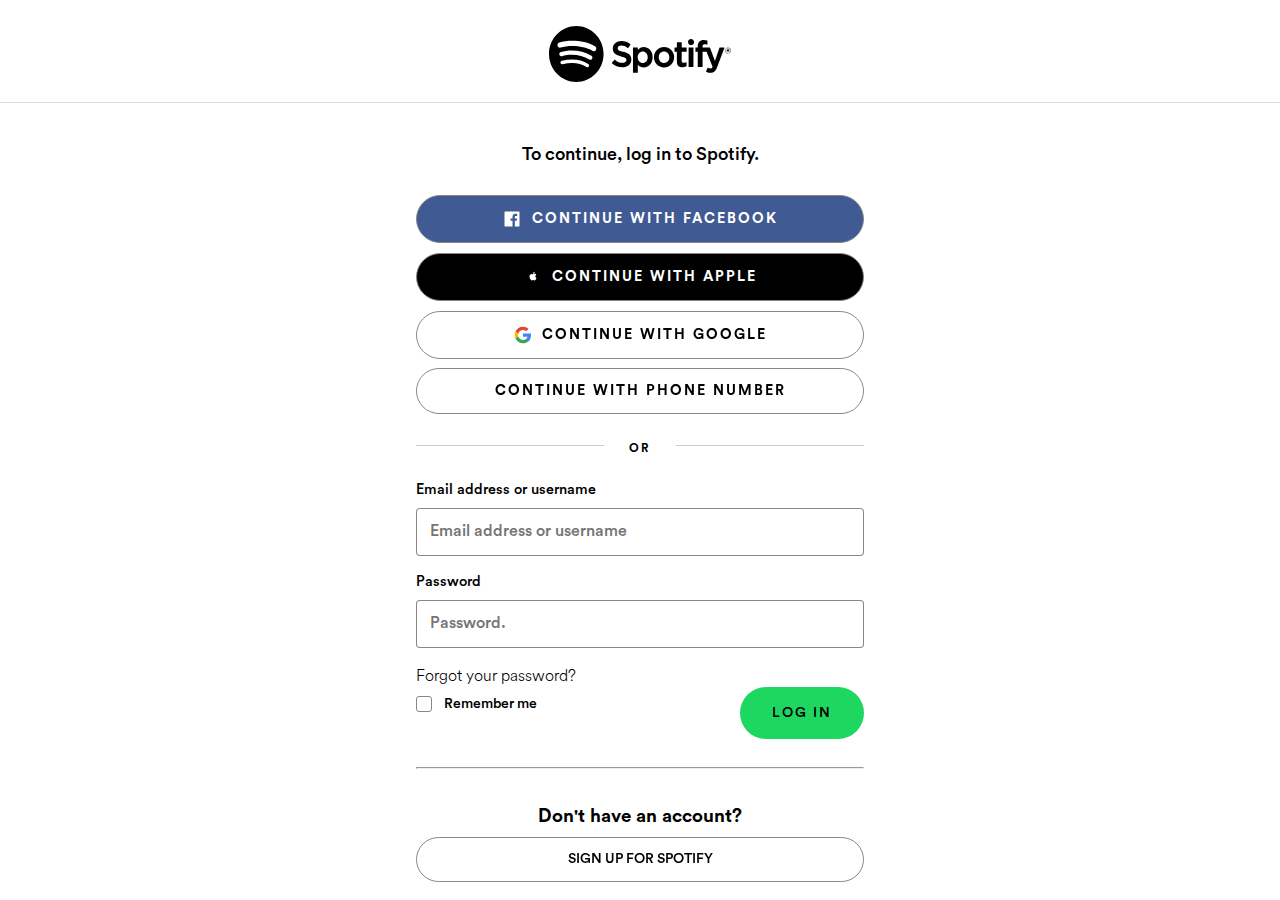
<file: login.html>
<!DOCTYPE html>
<html lang="en">
<head>
    <meta charset="UTF-8">
    <meta http-equiv="X-UA-Compatible" content="IE=edge">
    <meta name="viewport" content="width=device-width, initial-scale=1.0">
    <title>Login - Spotify</title>
    <link rel="stylesheet" href="style.css">
    <link rel="shortcut icon" href="img/favicon.ico" type="image/x-icon">
</head>
<body>
    <div class="login-all">
        <header class="login-head">
            <div class="logo-container">
                <img src="img/logo-and-spotify-.svg" alt="" class="logo">
            </div>
            <div><hr></div>
        </header>
        
        <main id="signup" class="login-main">
            <section class="signup login">
                <p>To continue, log in to Spotify.</p>
                <div class="signup-social facebook login-social" tabindex="0">
                    <img src="img/facebook-square.svg" alt="">
                    <div class="btn-text">CONTINUE WITH FACEBOOK</div>
                </div>
                <div class="signup-social facebook apple login-social" tabindex="0">
                    <img src="img/apple-icon.svg" alt="">
                    <div class="btn-text">CONTINUE WITH APPLE</div>
                </div>
                <div class="signup-social google login-social" tabindex="0">
                    <img src="img/google-logo.svg" alt="">
                    <div class="btn-text">CONTINUE WITH GOOGLE</div>
                </div>
                <div class="signup-social phone-number google login-social" tabindex="0">
                    <div class="btn-text">CONTINUE WITH PHONE NUMBER</div>
                </div>
                <span class="or-divider">OR</span>
            </section>
            <section class="signup-form login-form">
                <form action="">
                    <div class="form-divs">
                        <label for="email">Email address or username</label>
                        <input type="email" name="email" placeholder="Email address or username">
                    </div>
        
                    <div class="form-divs">
                        <label for="password">Password</label>
                        <input type="password" name="password" placeholder="Password.">
                    </div>

                    <a href="">Forgot your password?</a>
                    
                    <div class="form-divs marketing-privacy-div">
                        <div class="marketing-privacy-checkbox">
                            <input type="checkbox" name="privacy" id="privacy" class="marketing-privacy privacy">
                            <label for="privacy" class="marketing-privacy-label privacy-label">
                                <span class="checkboxes"></span>
                                <span class="checkboxes-text">Remember me</span>
                            </label>
                        </div>
                        <button class="btn-parent">
                            <div class="tc-btn login-btn">LOG IN</div>
                            <div class="btn-focus"></div>
                        </button>
                    </div>
                    <hr>
                </form>
            </section>
            <section class="signup login">
                <h3>Don't have an account?</h3>
                <div class="signup-social google login-social" tabindex="0">
                    <span>SIGN UP FOR SPOTIFY</span>
                </div>
            </section>
        </main>
    </div>

    <script src='https://www.google.com/recaptcha/api.js'></script>
</body>
</html>
</file>
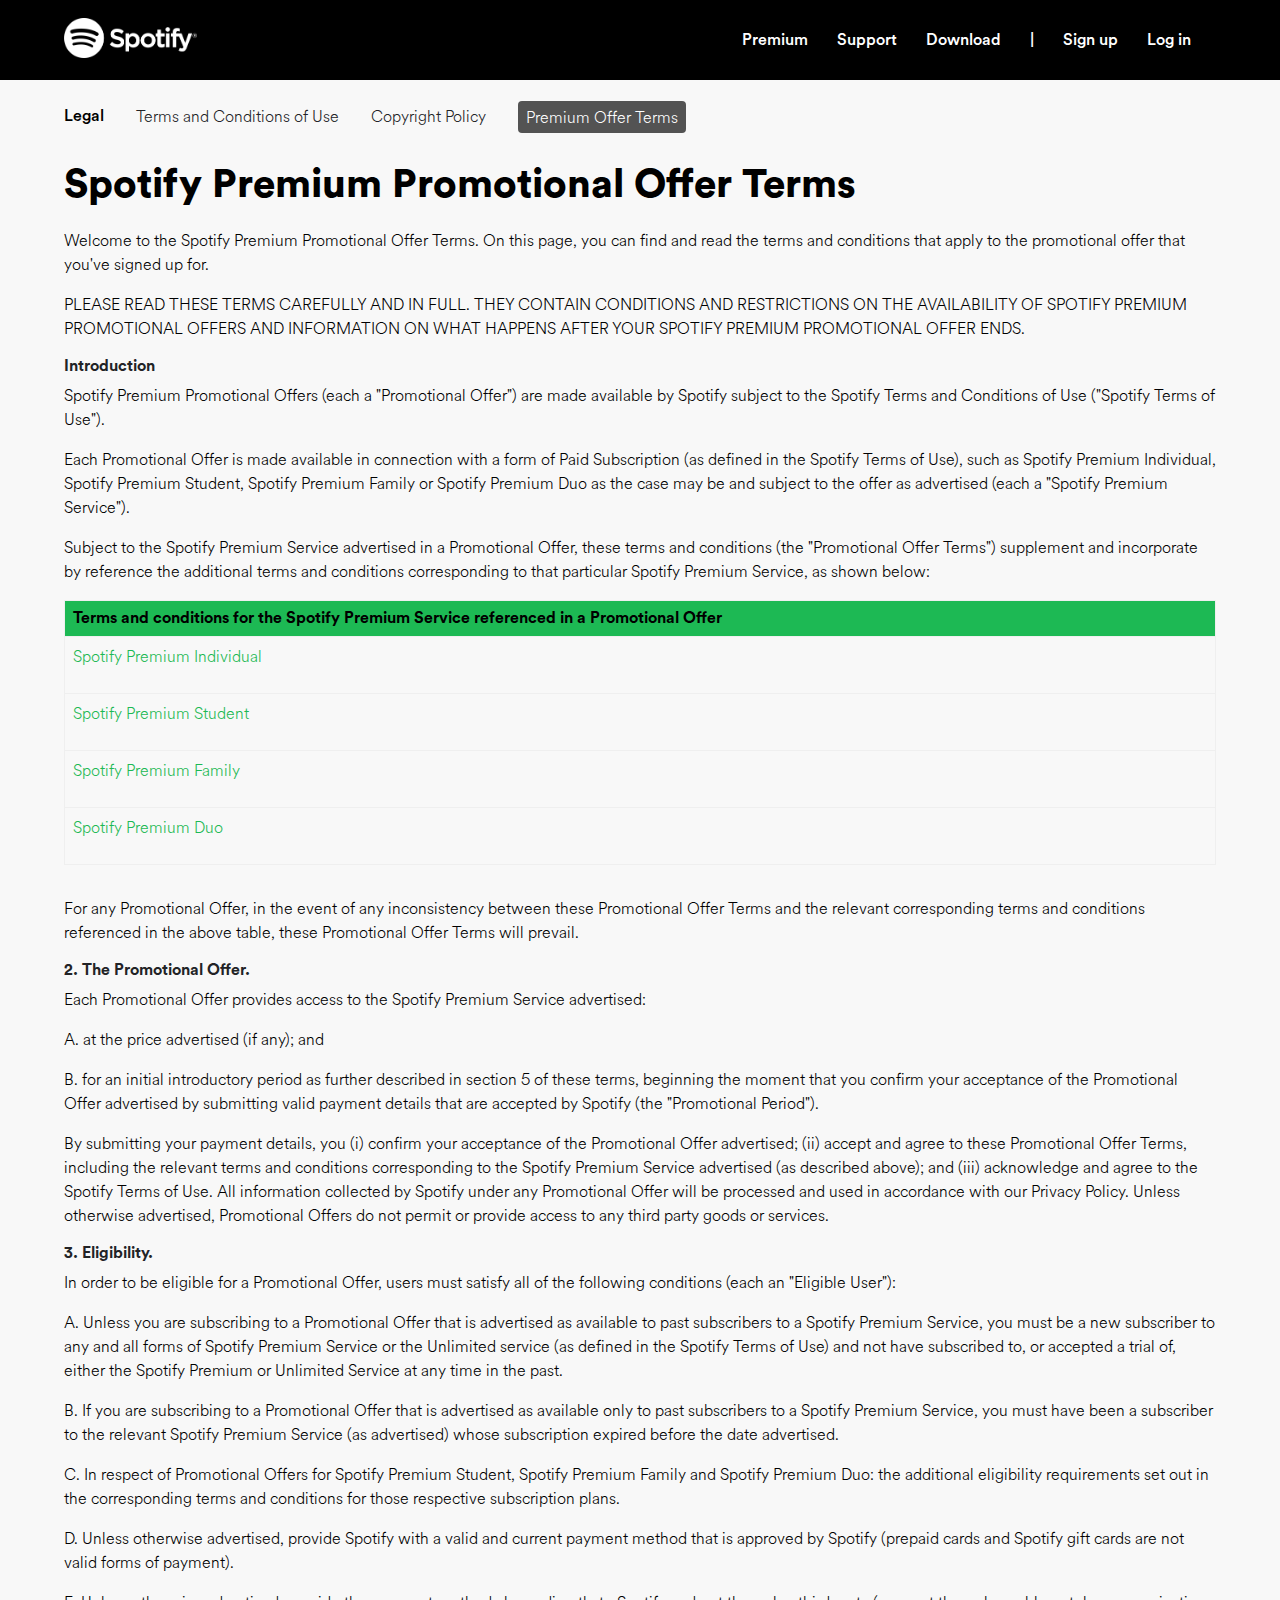
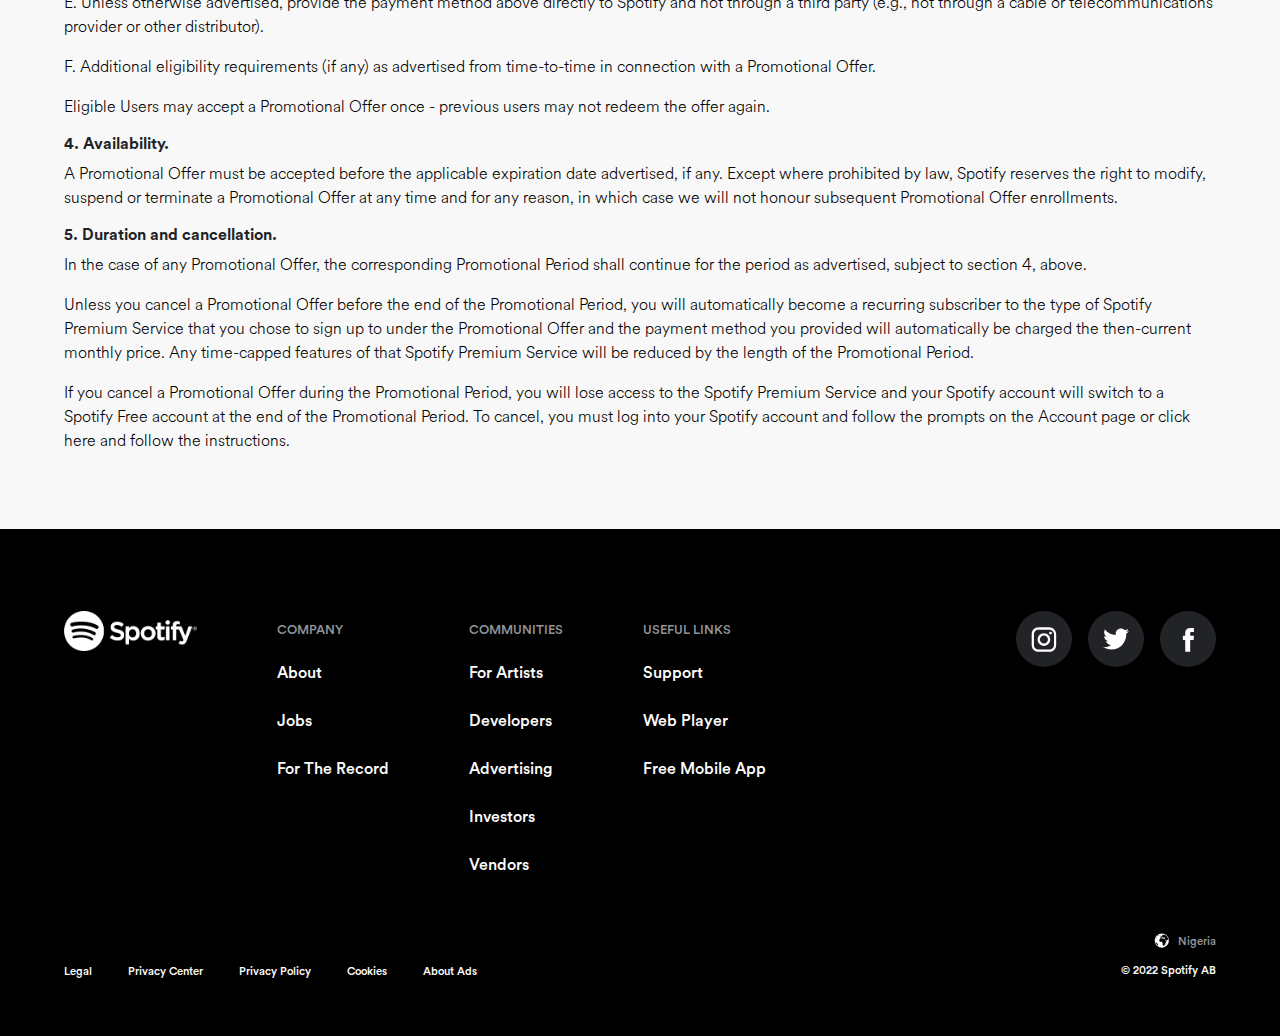
<file: premium-offer.html>
<!DOCTYPE html>
<html lang="en">
<head>
    <meta charset="UTF-8">
    <meta http-equiv="X-UA-Compatible" content="IE=edge">
    <meta name="viewport" content="width=device-width, initial-scale=1.0">
    <title>Terms and Conditions of Use - Spotify</title>
    <link rel="stylesheet" href="style.css">
</head>
<body>
    <header id="menu">
        <div class="brand">
            <a href="index.html"><img src="img/logo.png" alt="Spotify Logo"></a>
        </div>

        <nav>
            <a href="premium.html">Premium</a>
            <a href="support.html">Support</a>
            <a href="download.html">Download</a>
            <span>|</span>
            <a href="signup.html">Sign up</a>
            <a href="login.html">Log in</a>
        </nav>
    </header>
    
    <main class="legal copyright premium-offer">
        <div class="legal-top-header">
            <span class="legal-bold">Legal</span>
            <span><a href="legal.html">Terms and Conditions of Use</a></span>
            <span><a href="copyright.html">Copyright Policy</a></span>
            <span><a href="premium-offer.html" class="selected">Premium Offer Terms</a></span>
        </div>

        <div><h1>Spotify Premium Promotional Offer Terms</h1></div>

        <p>Welcome to the Spotify Premium Promotional Offer Terms. On this page, you can find and read the terms and conditions that apply to the promotional offer that you've signed up for.</p>
        <p>PLEASE READ THESE TERMS CAREFULLY AND IN FULL. THEY CONTAIN CONDITIONS AND RESTRICTIONS ON THE AVAILABILITY OF SPOTIFY PREMIUM PROMOTIONAL OFFERS AND INFORMATION ON WHAT HAPPENS AFTER YOUR SPOTIFY PREMIUM PROMOTIONAL OFFER ENDS.</p>
        <h4><a href="">Introduction</a></h4>
        <p>Spotify Premium Promotional Offers (each a "Promotional Offer") are made available by Spotify subject to the Spotify Terms and Conditions of Use ("Spotify Terms of Use").</p>

        <p>Each Promotional Offer is made available in connection with a form of Paid Subscription (as defined in the Spotify Terms of Use), such as Spotify Premium Individual, Spotify Premium Student, Spotify Premium Family or Spotify Premium Duo as the case may be and subject to the offer as advertised (each a "Spotify Premium Service").</p>
        <p>Subject to the Spotify Premium Service advertised in a Promotional Offer, these terms and conditions (the "Promotional Offer Terms") supplement and incorporate by reference the additional terms and conditions corresponding to that particular Spotify Premium Service, as shown below:</p>

        <table>
            <tr>
                <th>Terms and conditions for the Spotify Premium Service referenced in a Promotional Offer</th>
            </tr>

            <tr>
                <td><p><a href="">Spotify Premium Individual</a></p></td>
            </tr>

            <tr>
                <td><p><a href="">Spotify Premium Student</a></p></td>
            </tr>

            <tr>
                <td><p><a href="">Spotify Premium Family</a></p></td>
            </tr>

            <tr>
                <td><p><a href="">Spotify Premium Duo</a></p></td>
            </tr>
        </table>
        <p>For any Promotional Offer, in the event of any inconsistency between these Promotional Offer Terms and the relevant corresponding terms and conditions referenced in the above table, these Promotional Offer Terms will prevail.</p>
        
        <h4><a href="">2. The Promotional Offer.</a></h4>

        <p>Each Promotional Offer provides access to the Spotify Premium Service advertised:</p>

        <p>A. at the price advertised (if any); and</p>
        <p>B. for an initial introductory period as further described in section 5 of these terms, beginning the moment that you confirm your acceptance of the Promotional Offer advertised by submitting valid payment details that are accepted by Spotify (the "Promotional Period").</p>
        <p>By submitting your payment details, you (i) confirm your acceptance of the Promotional Offer advertised; (ii) accept and agree to these Promotional Offer Terms, including the relevant terms and conditions corresponding to the Spotify Premium Service advertised (as described above); and (iii) acknowledge and agree to the Spotify Terms of Use. All information collected by Spotify under any Promotional Offer will be processed and used in accordance with our Privacy Policy. Unless otherwise advertised, Promotional Offers do not permit or provide access to any third party goods or services.</p>

        <h4><a href="">3. Eligibility.</a></h4>

        <p>In order to be eligible for a Promotional Offer, users must satisfy all of the following conditions (each an "Eligible User"):</p>

        <p>A. Unless you are subscribing to a Promotional Offer that is advertised as available to past subscribers to a Spotify Premium Service, you must be a new subscriber to any and all forms of Spotify Premium Service or the Unlimited service (as defined in the Spotify Terms of Use) and not have subscribed to, or accepted a trial of, either the Spotify Premium or Unlimited Service at any time in the past.</p>
        <p>B. If you are subscribing to a Promotional Offer that is advertised as available only to past subscribers to a Spotify Premium Service, you must have been a subscriber to the relevant Spotify Premium Service (as advertised) whose subscription expired before the date advertised.</p>
        <p>C. In respect of Promotional Offers for Spotify Premium Student, Spotify Premium Family and Spotify Premium Duo: the additional eligibility requirements set out in the corresponding terms and conditions for those respective subscription plans.</p>
        <p>D. Unless otherwise advertised, provide Spotify with a valid and current payment method that is approved by Spotify (prepaid cards and Spotify gift cards are not valid forms of payment).</p>
        <p>E. Unless otherwise advertised, provide the payment method above directly to Spotify and not through a third party (e.g., not through a cable or telecommunications provider or other distributor).</p>
        <p>F. Additional eligibility requirements (if any) as advertised from time-to-time in connection with a Promotional Offer.</p>
        <p>Eligible Users may accept a Promotional Offer once - previous users may not redeem the offer again.</p>

        <h4><a href="">4. Availability.</a></h4>

        <p>A Promotional Offer must be accepted before the applicable expiration date advertised, if any. Except where prohibited by law, Spotify reserves the right to modify, suspend or terminate a Promotional Offer at any time and for any reason, in which case we will not honour subsequent Promotional Offer enrollments.</p>

        <h4><a href="">5. Duration and cancellation.</a></h4>

        <p>In the case of any Promotional Offer, the corresponding Promotional Period shall continue for the period as advertised, subject to section 4, above.</p>
        
        <p>Unless you cancel a Promotional Offer before the end of the Promotional Period, you will automatically become a recurring subscriber to the type of Spotify Premium Service that you chose to sign up to under the Promotional Offer and the payment method you provided will automatically be charged the then-current monthly price. Any time-capped features of that Spotify Premium Service will be reduced by the length of the Promotional Period.</p>

        <p>If you cancel a Promotional Offer during the Promotional Period, you will lose access to the Spotify Premium Service and your Spotify account will switch to a Spotify Free account at the end of the Promotional Period. To cancel, you must log into your Spotify account and follow the prompts on the Account page or click here and follow the instructions.</p>

    </main>

    <footer id="footer-section">
        <div class="first-container">
            <div class="brand-and-links">
                <div class="links"><img src="img/logo.png" alt="Spotify logo"></div>
                <div class="links">
                    <p>COMPANY</p>
                    <a href="about.html">About</a>
                    <a href="#">Jobs</a>
                    <a href="#">For The Record</a>
                </div>
                <div class="links">
                    <p>COMMUNITIES</p>
                    <a href="#">For Artists</a>
                    <a href="#">Developers</a>
                    <a href="#">Advertising</a>
                    <a href="#">Investors</a>
                    <a href="#">Vendors</a>
                </div>
                <div class="links">
                    <p>USEFUL LINKS</p>
                    <a href="#">Support</a>
                    <a href="#">Web Player</a>
                    <a href="#">Free Mobile App</a>
                </div>
            </div>

            <div class="social">
                 <div class="social-icon instagram"></div> 
                <div class="social-icon twitter"></div>
                <div class="social-icon facebook"></div>
            </div>
        </div>

        <div class="second-container">
            <div class="globe-country">
                <img src="img/global.svg" alt="globe">
                <p>Nigeria</p>
            </div>

            <div class="links-and-copyright">
                <div class="policy-links">
                    <a href="">Legal</a>
                    <a href="">Privacy Center</a>
                    <a href="">Privacy Policy</a>
                    <a href="">Cookies</a>
                    <a href="">About Ads</a>
                </div>
                <div class="copyright">
                    <p>&copy; 2022 Spotify AB</p>
                </div>
            </div>
        </div>
    </footer>

</body>
</html>
</file>
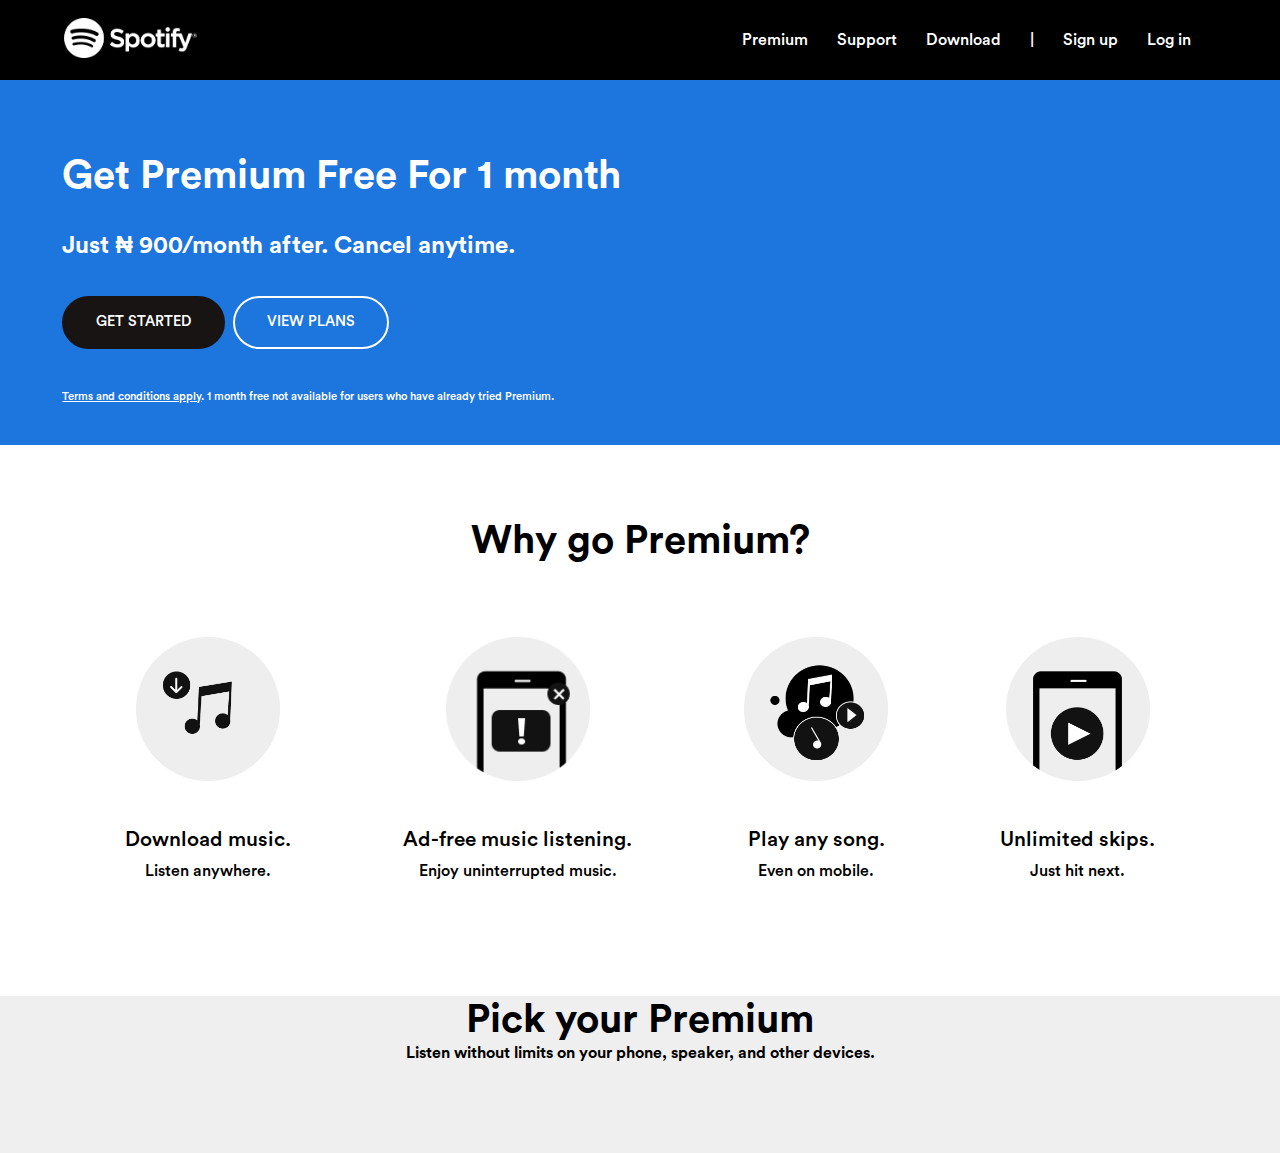
<file: premium.html>
<!DOCTYPE html>
<html lang="en">
<head>
    <meta charset="UTF-8">
    <meta http-equiv="X-UA-Compatible" content="IE=edge">
    <meta name="viewport" content="width=device-width, initial-scale=1.0">
    <title>Spotify Premium - Spotify (NG)</title>
    <link rel="stylesheet" href="style.css">
</head>
<body>
    <header id="menu">
        <div class="brand">
            <img src="img/logo.png" alt="Spotify Logo">
        </div>

        <nav>
            <a href="#">Premium</a>
            <a href="#">Support</a>
            <a href="#">Download</a>
            <span>|</span>
            <a href="#">Sign up</a>
            <a href="#">Log in</a>
        </nav>
    </header>

    <main id="premium">
        <section class="premium-top">
            <div class="premium-margin">
                <h1>Get Premium Free For 1 month</h1>
                <h2>Just ₦ 900/month after. Cancel anytime.</h2>
                <div class="premium-top-btns">
                    <a href="#" class="fill">Get Started</a>
                    <a href="" class="transparent">View Plans</a>
                </div>
                <p><a href="">Terms and conditions apply</a>. 1 month free not available for users who have already tried Premium.</p>
            </div>
        </section>
        
        <section class="premium-middle">
            <div class="premium-margin">
                <header><h2 class="heading">Why go Premium?</h2></header>
                <div class="premium-middle-flex">
                    <div>
                        <img src="img/premium-middle-1.png" alt="">
                        <p class="first-p">Download music.</p>
                        <p class="second-p">Listen anywhere.</p>
                    </div>
                    <div>
                        <img src="img/premium-middle-2.png" alt="">
                        <p class="first-p">Ad-free music listening.</p>
                        <p class="second-p">Enjoy uninterrupted music.</p>
                    </div>
                    <div>
                        <img src="img/premium-middle-3.png" alt="">
                        <p class="first-p">Play any song.</p>
                        <p class="second-p">Even on mobile.</p>
                    </div>
                    <div>
                        <img src="img/premium-middle-4.png" alt="">
                        <p class="first-p">Unlimited skips.</p>
                        <p class="second-p">Just hit next.</p>
                    </div>
                </div>
            </div>
        </section>

        <section class="premium-bottom">
            <div class="heading">
                <h2>Pick your Premium</h2>
                <h3>Listen without limits on your phone, speaker, and other devices.</h3>
            </div>
            <div>

            </div>
        </section>

    </main>
</body>
</html>
</file>
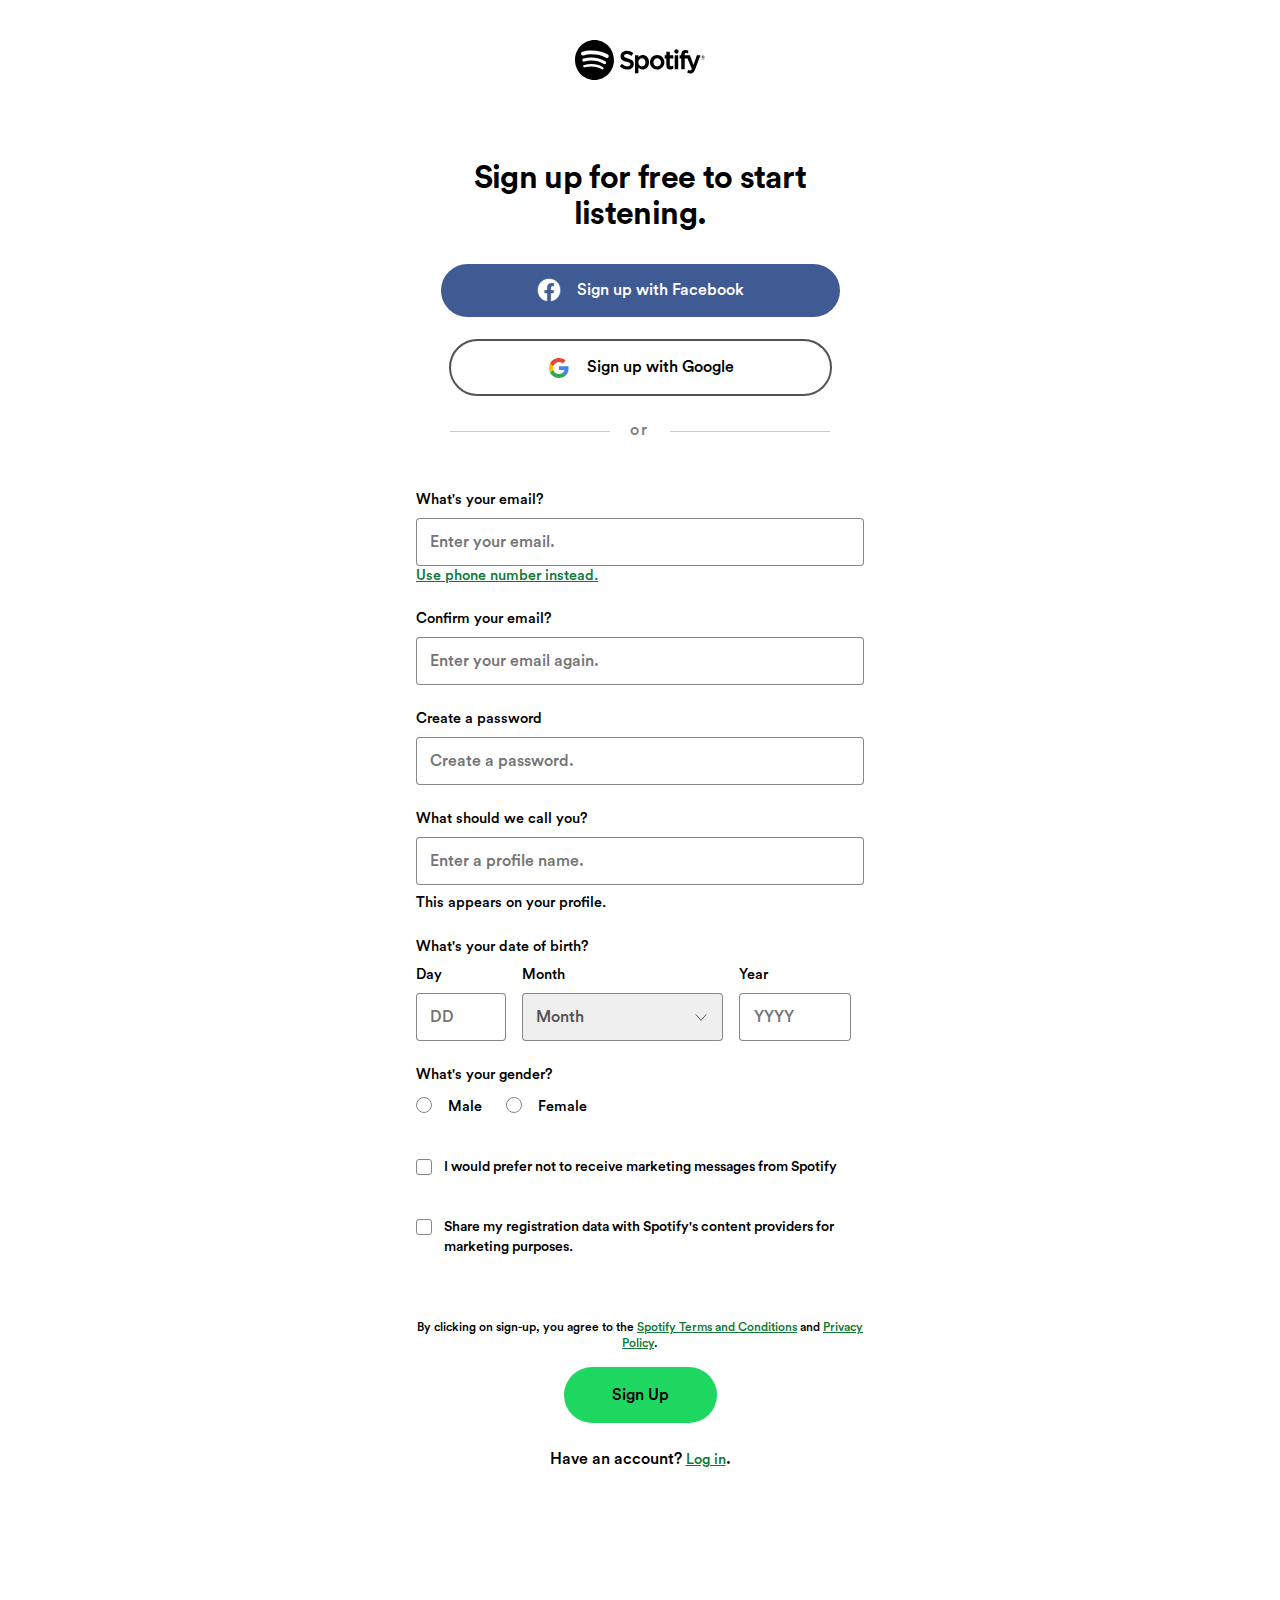
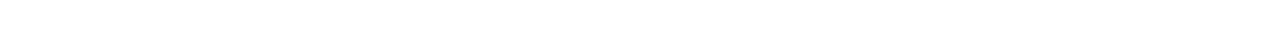
<file: signup.html>
<!DOCTYPE html>
<html lang="en">
<head>
    <meta charset="UTF-8">
    <meta http-equiv="X-UA-Compatible" content="IE=edge">
    <meta name="viewport" content="width=device-width, initial-scale=1.0">
    <title>Sign up - Spotify</title>
    <link rel="stylesheet" href="style.css">
    <link rel="shortcut icon" href="img/favicon.ico" type="image/x-icon">
</head>
<body>
    <main id="signup">
        <section class="signup">
            <img src="img/logo-and-spotify-.svg" alt="">
            <h2>Sign up for free to start listening.</h2>
            <div class="signup-social facebook">
                <img src="img/facebook-white.svg" alt="">
                <span>Sign up with Facebook</span>
            </div>
            <div class="signup-social google">
                <img src="img/google-logo.svg" alt="">
                <span>Sign up with Google</span>
            </div>
            <span class="or-divider">or</span>
        </section>
        <section class="signup-form">
            <form action="">
                <div class="form-divs">
                    <label for="email">What's your email?</label>
                    <input type="email" name="email" placeholder="Enter your email.">
                    <a href="">Use phone number instead.</a>
                </div>
                <div class="form-divs">
                    <label for="confirm-email">Confirm your email?</label>
                    <input type="email" name="confirm-email" placeholder="Enter your email again.">
                </div>
                <div class="form-divs">
                    <label for="password">Create a password</label>
                    <input type="password" name="password" placeholder="Create a password.">
                </div>
                <div class="form-divs">
                    <label for="username">What should we call you?</label>
                    <input type="text" name="username" placeholder="Enter a profile name.">
                    <p class="form-text">This appears on your profile.</p>
                </div>
                <div class="form-divs">
                    <label class="dob dob-label">What's your date of birth?</label>
                    <div class="dob-container">
                        <div class="dob-day">
                            <label for="day" class="dob">Day</label>
                            <input type="text" aria-invalid="false" pattern="((0?[1-9])|([12][0-9])|(3[01]))"
                            inputmode="numeric" maxlength="2" placeholder="DD" name="day" id="day">
                        </div>
                        <div class="dob-month">
                            <label for="month" class="dob">Month</label>
                            <div class="month-wrap">
                                <select aria-invalid="false" placeholder="Month" name="month">
                                    <option selected disabled value>Month</option>
                                    <option value="01">January</option>
                                    <option value="02">February</option>
                                    <option value="03">March</option>
                                    <option value="04">April</option>
                                    <option value="05">May</option>
                                    <option value="06">June</option>
                                    <option value="07">July</option>
                                    <option value="08">August</option>
                                    <option value="09">September</option>
                                    <option value="10">October</option>
                                    <option value="11">November</option>
                                    <option value="12">December</option>
                                </select>
                                <svg role="img" focusable="false" height="16" width="16" viewBox="0 0 24 24"
                                aria-hidden="true" class="pointer">
                                    <polyline points="20 8 12 17 4 8" fill="none" stroke="#181818"></polyline>
                                </svg>
                            </div>
                        </div>
                        <div class="dob-year">
                            <label for="year" class="dob">Year</label>
                            <input type="text" aria-invalid="false" pattern="(19[0-9]{2})|(200)[0-9]"
                            inputmode="numeric" maxlength="4" placeholder="YYYY" name="year">
                        </div>
                    </div>
                </div>
                <fieldset class="form-divs">
                    <legend>What's your gender?</legend>
                    <div class="gender-radio">
                        <div class="legend-gender">
                            <input type="radio" name="gender" id="gender-male" value="male" class="input-one">
                            <label for="gender-male" class="gender">
                                <span class="radio-button"></span>
                                <span class="radio-text">Male</span>
                            </label>
                        </div>

                        <div class="legend-gender">
                            <input type="radio" name="gender" id="gender-female" value="female" class="input-one">
                            <label for="gender-female" class="gender">
                                <span class="radio-button"></span>
                                <span class="radio-text">Female</span>
                            </label>
                        </div>
                    </div>
                </fieldset>
                <div class="form-divs marketing-privacy-div">
                    <div class="marketing-privacy-checkbox">
                        <input type="checkbox" name="marketing" id="marketing" class="marketing-privacy marketing">
                        <label for="marketing" class="marketing-privacy-label marketing-label">
                            <span class="checkboxes"></span>
                            <span class="checkboxes-text">I would prefer not to receive marketing messages from Spotify</span>
                        </label>
                    </div>
                </div>
                <div class="form-divs marketing-privacy-div">
                    <div class="marketing-privacy-checkbox">
                        <input type="checkbox" name="privacy" id="privacy" class="marketing-privacy privacy">
                        <label for="privacy" class="marketing-privacy-label privacy-label">
                            <span class="checkboxes"></span>
                            <span class="checkboxes-text">Share my registration data with Spotify's 
                                content providers for marketing purposes.</span>
                        </label>
                    </div>
                </div>
                <div class="form-divs">
                    <div class="g-recaptcha" data-sitekey="6LeIxAcTAAAAAJcZVRqyHh71UMIEGNQ_MXjiZKhI"></div>
                </div>
                <div class="form-divs terms-condition">
                    <p>By clicking on sign-up, you agree to the <a href="#" class="tc">Spotify Terms and Conditions</a> 
                        and <a href="" class="tc">Privacy Policy</a>.</p>
                    <button class="btn-parent">
                        <div class="tc-btn">Sign Up</div>
                        <div class="btn-focus"></div>
                    </button>
                    <p class="have-account">Have an account? <a href="">Log in</a>.</p>
                </div>
            </form>
        </section>
    </main>

    <script src='https://www.google.com/recaptcha/api.js'></script>
</body>
</html>
</file>
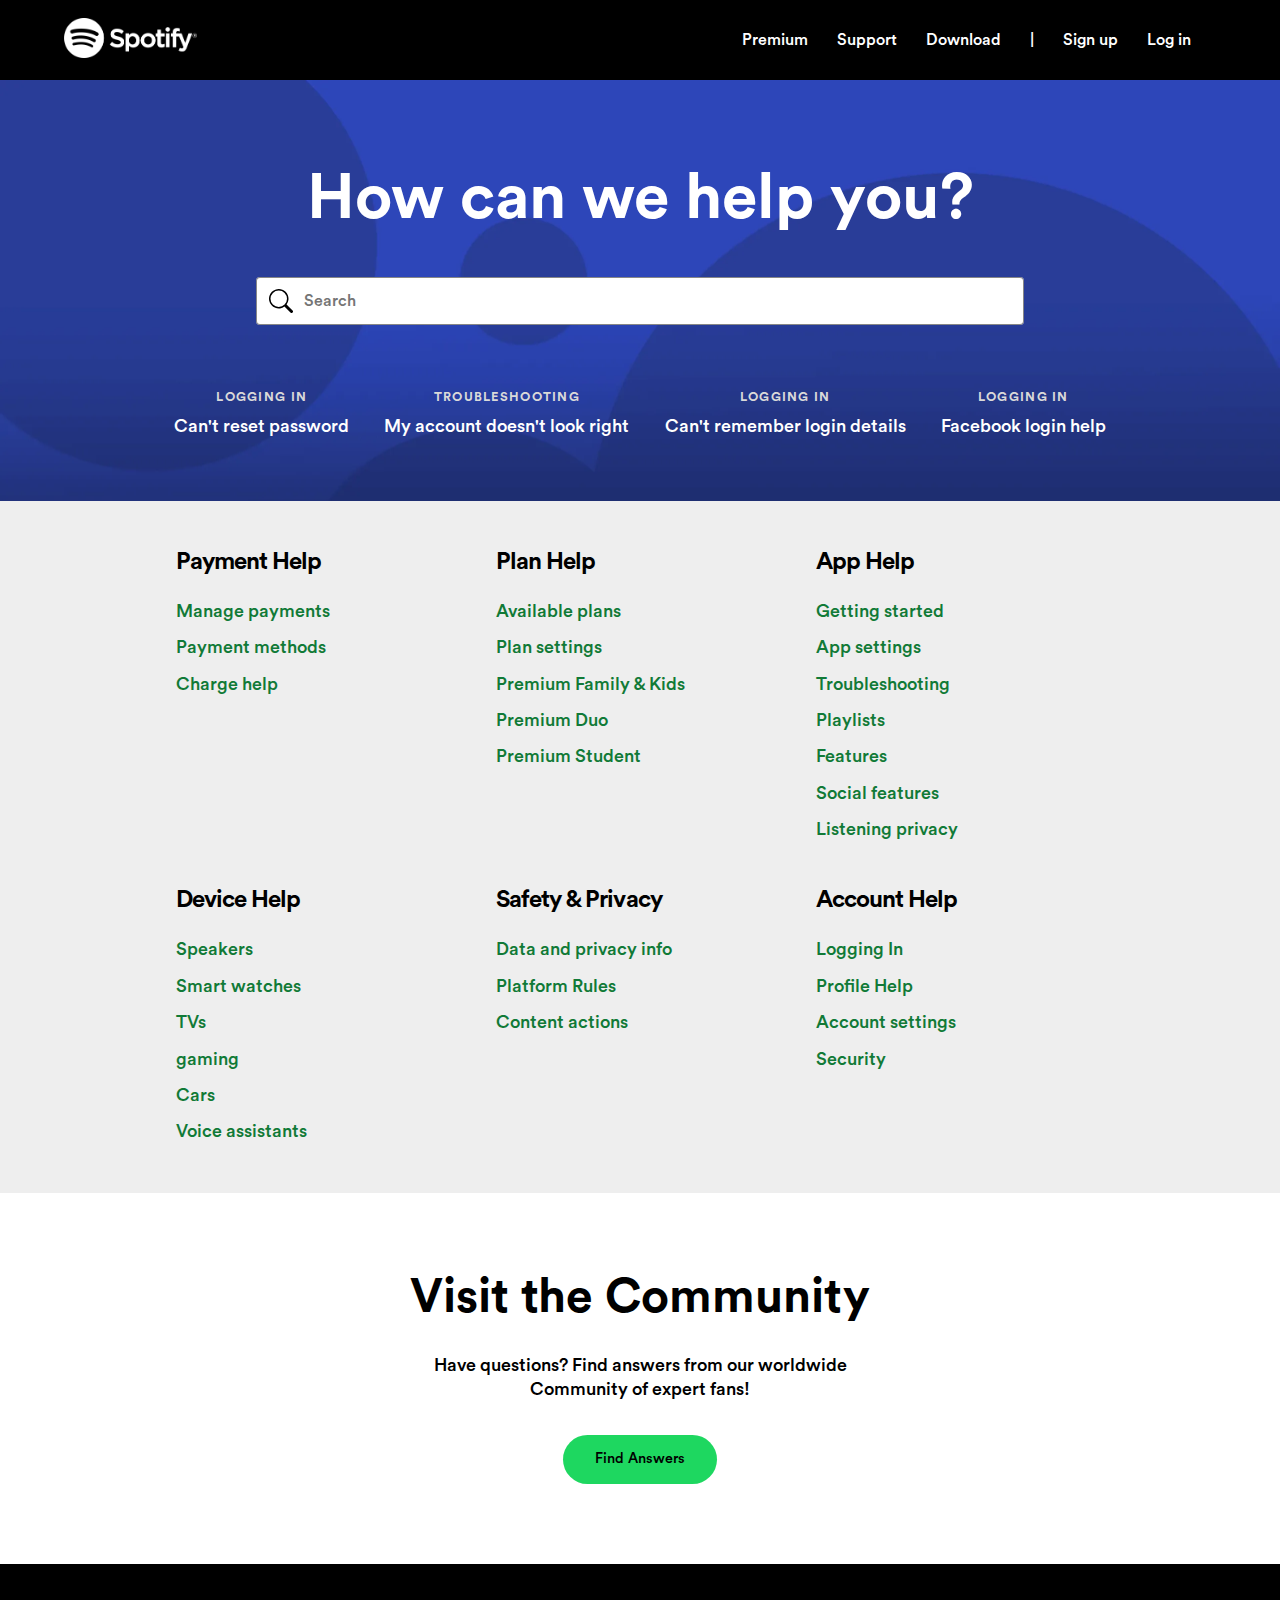
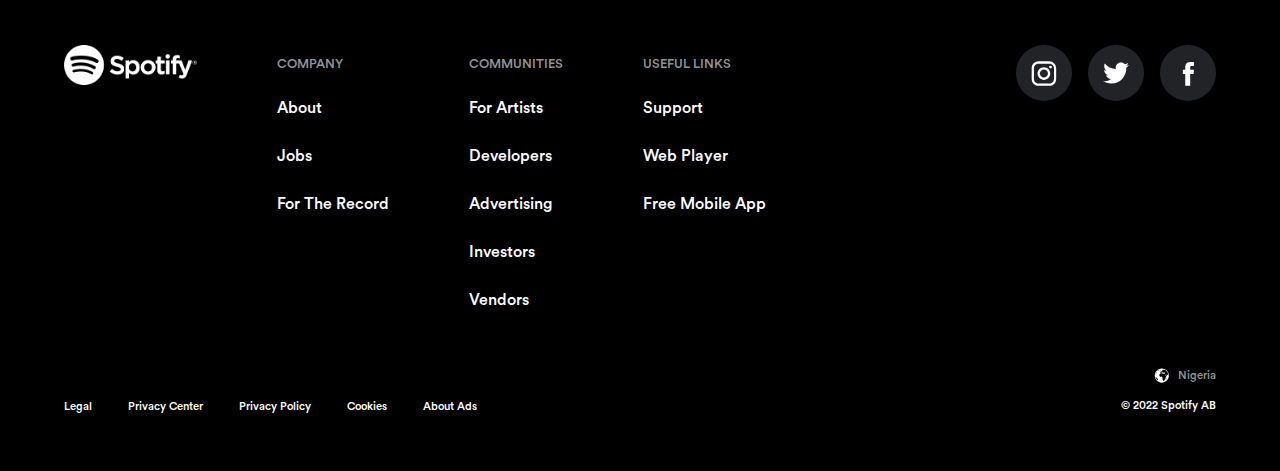
<file: support.html>
<!DOCTYPE html>
<html lang="en">
<head>
    <meta charset="UTF-8">
    <meta http-equiv="X-UA-Compatible" content="IE=edge">
    <meta name="viewport" content="width=device-width, initial-scale=1.0">
    <title>Support - Spotify</title>
    <link rel="stylesheet" href="style.css">
    <link rel="shortcut icon" href="img/favicon.ico" type="image/x-icon">
</head>
<body>
    <header id="menu">
        <div class="brand">
            <a href="index.html"><img src="img/logo.png" alt="Spotify Logo"></a>
        </div>

        <nav>
            <a href="premium.html">Premium</a>
            <a href="support.html">Support</a>
            <a href="download.html">Download</a>
            <span>|</span>
            <a href="#">Sign up</a>
            <a href="#">Log in</a>
        </nav>
    </header>

    <main id="support">
        <section class="support">
            <div><h1>How can we help you?</h1></div>
            <div><input type="text" placeholder="Search"></div>
            <div class="support-four">
                <div>
                    <h3>LOGGING IN</h3>
                    <a href="#">Can't reset password</a>
                </div>
                <div>
                    <h3>TROUBLESHOOTING</h3>
                    <a href="#">My account doesn't look right</a>
                </div>
                <div>
                    <h3>LOGGING IN</h3>
                    <a href="#">Can't remember login details</a>
                </div>
                <div>
                    <h3>LOGGING IN</h3>
                    <a href="#">Facebook login help</a>
                </div>
            </div>
        </section>

        <section class="help">
            <div class="help-group">
                <div class="help-item">
                    <h3>Payment Help</h3>
                    <a href="">Manage payments</a>
                    <a href="">Payment methods</a>
                    <a href="">Charge help</a>
                </div>
                <div class="help-item">
                    <h3>Plan Help</h3>
                    <a href="">Available plans</a>
                    <a href="">Plan settings</a>
                    <a href="">Premium Family & Kids</a>
                    <a href="">Premium Duo</a>
                    <a href="">Premium Student</a>
                </div>
                <div class="help-item">
                    <h3>App Help</h3>
                    <a href="">Getting started</a>
                    <a href="">App settings</a>
                    <a href="">Troubleshooting</a>
                    <a href="">Playlists</a>
                    <a href="">Features</a>
                    <a href="">Social features</a>
                    <a href="">Listening privacy</a>
                </div>
            </div>

            <div class="help-group">
                <div class="help-item">
                    <h3>Device Help</h3>
                    <a href="">Speakers</a>
                    <a href="">Smart watches</a>
                    <a href="">TVs</a>
                    <a href="">gaming</a>
                    <a href="">Cars</a>
                    <a href="">Voice assistants</a>
                </div>
                <div class="help-item">
                    <h3>Safety & Privacy</h3>
                    <a href="">Data and privacy info</a>
                    <a href="">Platform Rules</a>
                    <a href="">Content actions</a>
                </div>
                <div class="help-item">
                    <h3>Account Help</h3>
                    <a href="">Logging In</a>
                    <a href="">Profile Help</a>
                    <a href="">Account settings</a>
                    <a href="">Security</a>
                </div>
            </div>
        </section>

        <section class="visit-community">
            <div><h2>Visit the Community</h2></div>
            <div><p>Have questions? Find answers from our worldwide Community of expert fans!</p></div>
            <div><a href="#">Find Answers</a></div>
        </section>
    </main>

    <footer id="footer-section">
        <div class="first-container">
            <div class="brand-and-links">
                <div class="links"><img src="img/logo.png" alt="Spotify logo"></div>
                <div class="links">
                    <p>COMPANY</p>
                    <a href="#">About</a>
                    <a href="#">Jobs</a>
                    <a href="#">For The Record</a>
                </div>
                <div class="links">
                    <p>COMMUNITIES</p>
                    <a href="#">For Artists</a>
                    <a href="#">Developers</a>
                    <a href="#">Advertising</a>
                    <a href="#">Investors</a>
                    <a href="#">Vendors</a>
                </div>
                <div class="links">
                    <p>USEFUL LINKS</p>
                    <a href="#">Support</a>
                    <a href="#">Web Player</a>
                    <a href="#">Free Mobile App</a>
                </div>
            </div>

            <div class="social">
                 <div class="social-icon instagram"></div> 
                <div class="social-icon twitter"></div>
                <div class="social-icon facebook"></div>
            </div>
        </div>

        <div class="second-container">
            <div class="globe-country">
                <img src="img/global.svg" alt="globe">
                <p>Nigeria</p>
            </div>

            <div class="links-and-copyright">
                <div class="policy-links">
                    <a href="">Legal</a>
                    <a href="">Privacy Center</a>
                    <a href="">Privacy Policy</a>
                    <a href="">Cookies</a>
                    <a href="">About Ads</a>
                </div>
                <div class="copyright">
                    <p>&copy; 2022 Spotify AB</p>
                </div>
            </div>
        </div>
    </footer>
</body>
</html>
</file>
<file: style.css>
*{
    box-sizing: border-box;
    margin: 0;
    padding: 0;
    text-decoration: none;
    font-family: "Spotify", Helvetica, Arial, sans-serif;
}

*::after, *::before {
    box-sizing: border-box;
}

@font-face {
    font-family: "Spotify";
    src: url("fonts/CircularStd-Light.otf") format("opentype");
    font-weight: 300;
    font-style: normal;
}

@font-face {
    font-family: "Spotify";
    src: url("fonts/CircularStd-Light\ Italic.otf") format("opentype");
    font-weight: 300;
    font-style: italic;
}

@font-face {
    font-family: "Spotify";
    src: url("fonts/CircularStd-Book.otf") format("opentype");
    font-weight: 350;
    font-style: normal;
}

@font-face {
    font-family: "Spotify";
    src: url("fonts/CircularStd-BookItalic.otf") format("opentype");
    font-weight: 350;
    font-style: italic;
}

@font-face {
    font-family: "Spotify";
    src: url("fonts/CircularStd-Medium.otf") format("opentype");
    font-weight: 500;
    font-style: normal;
}

@font-face {
    font-family: "Spotify";
    src: url("fonts/CircularStd-MediumItalic.otf") format("opentype");
    font-weight: 500;
    font-style: italic;
}

@font-face {
    font-family: "Spotify";
    src: url("fonts/CircularStd-Bold.otf") format("opentype");
    font-weight: 700;
    font-style: normal;
}

@font-face {
    font-family: "Spotify";
    src: url("fonts/CircularStd-BoldItalic.otf") format("opentype");
    font-weight: 700;
    font-style: italic;
}

@font-face {
    font-family: "Spotify";
    src: url("fonts/CircularStd-Black.otf") format("opentype");
    font-weight: 900;
    font-style: normal;
}

@font-face {
    font-family: "Spotify";
    src: url("fonts/CircularStd-BlackItalic.otf") format("opentype");
    font-weight: 900;
    font-style: italic;
}

body {
    width: 100%;
    max-width: 1440px;
    margin: 0 auto;
}

/* About Page Addresses */
address {
    font-style: normal;
    font-weight: 300;
    margin-bottom: 1.5rem;
    line-height: 1.5;
    font-size: 1rem;
}

/* Menu Section */

#menu {
    display: flex;
    justify-content: space-between;
    align-items: center;
    background-color: #000000;
    padding: 1.1rem 4rem;
}

#menu .brand img {
    height: 40px;
    cursor: pointer;
}

#menu nav a, #menu nav span {
    padding-right: 25px;
    color: #ffffff;
    font-size: 1rem;
}

#menu nav a:hover {
    color: #1ed760;
}


/* Body Home */

#content {
    display: flex;
    flex-flow: column wrap;
    justify-content: center;
    align-items: center;
    background-color: rgb(41, 65, 171);
    background-image: url(img/bursts.svg);
    background-repeat: no-repeat;
    background-size: 170%;
    background-position: 46% 4%;
    padding: 11rem 2rem;
}

#content h1 {
    font-size: 9.75rem;
    font-weight: 900;
    line-height: 10.3rem;
    padding-bottom: 2.5rem;
    text-align: center;
    color: #1ed760;
    text-indent: -10rem;
    transform: translate(1.5rem, 0px);
}

#content p {
    font-size: 1.2rem;
    line-height: 1.5rem;
    color: #1ed760;
    padding-bottom: 2.5rem;
    font-weight: 300;
    letter-spacing: 0px;
}

#content button {
    background-color: #1ed760;
    color: #2941AB;
    padding: 0.3rem 2rem;
    font-size: 1rem;
    border-radius: 30rem;
    cursor: pointer;
    user-select: none;
    border: thin solid #2941AB;
    transition: all 0.1s ease-in-out;
    line-height: 2.5;
    touch-action: manipulation; /* to prevent page zoom on double tap */
}

#content button:hover {
    transform: scale(1.03);
    background-color: #22ee69;
}

/* Footer Section  */

footer {
    padding: 5.1rem 4rem 3.5rem;
    background-color: #000000;
    color: #ffffff;
}

footer img {
    height: 40px;
    cursor: pointer;
}

footer .first-container {
    display: flex;
    align-items:flex-start;
    justify-content: space-between;
    margin-bottom: 2rem;
}

footer .first-container a {
    display: block;
}

footer .first-container .brand-and-links {
    display: flex;
}

footer .first-container .links {
    padding-right: 5rem;
}

footer .first-container .links a {
    font-size: 1rem;
    color: #fbfbfb;
}

footer .first-container .links a:hover {
    color: #22ee69;
}

footer .first-container .links p {
    color: #919496;
    font-size: 0.8rem;
}

footer .first-container .links a, footer .first-container .links p {
    line-height: 3;
}

footer .first-container .social {
    display: flex;
    justify-content: flex-end;
    align-items: center;
}

footer .first-container .social .social-icon img {
    width: 3.5rem;
    height: 3.5rem;
    border-radius: 50%;
    background-color: #222326;
    padding: 15px;
    margin-left: 1rem;
}

footer .first-container .social .instagram {
    background-image: url(img/instagram.svg);
    background-size: 50%;
    background-repeat: no-repeat;
    width: 3.5rem;
    height: 3.5rem;
    border-radius: 50%;
    background-color: #222326;
    padding: 5px;
    background-position: center;
    margin-left: 1rem;
}

footer .first-container .social .instagram:hover {
    background-image: url(img/instagram-color.svg);
    background-size: 50%;
    background-repeat: no-repeat;
    width: 3.5rem;
    height: 3.5rem;
    border-radius: 50%;
    background-color: #222326;
    padding: 5px;
    background-position: center;
    margin-left: 1rem;
}

footer .first-container .social .twitter {
    background-image: url(img/twitter.svg);
    background-size: 50%;
    background-repeat: no-repeat;
    width: 3.5rem;
    height: 3.5rem;
    border-radius: 50%;
    background-color: #222326;
    padding: 5px;
    background-position: center;
    margin-left: 1rem;
}

footer .first-container .social .twitter:hover {
    background-image: url(img/twitter-color.svg);
    background-size: 50%;
    background-repeat: no-repeat;
    width: 3.5rem;
    height: 3.5rem;
    border-radius: 50%;
    background-color: #222326;
    padding: 5px;
    background-position: center;
    margin-left: 1rem;
}

footer .first-container .social .facebook {
    background-image: url(img/facebook.svg);
    background-size: 50%;
    background-repeat: no-repeat;
    width: 3.5rem;
    height: 3.5rem;
    border-radius: 50%;
    background-color: #222326;
    padding: 5px;
    background-position: center;
    margin-left: 1rem;
}

footer .first-container .social .facebook:hover {
    background-image: url(img/facebook-color.svg);
    background-size: 50%;
    background-repeat: no-repeat;
    width: 3.5rem;
    height: 3.5rem;
    border-radius: 50%;
    background-color: #222326;
    padding: 5px;
    background-position: center;
    margin-left: 1rem;
}

footer .second-container .globe-country {
    display: flex;
    justify-content: flex-end;
    align-items:center;
    column-gap: 0.5rem;
}

footer .second-container .globe-country img {
    width: 1rem;
}

footer .second-container .globe-country p {
    font-size: 0.7rem;
    color: #919496;
}

footer .second-container .globe-country p:hover {
    color: #22ee69;
}

footer .second-container .links-and-copyright {
    display: flex;
    justify-content: space-between;
    align-items: center;
}

footer .second-container .policy-links a {
    color: #fbfbfb;
    padding-right: 2rem;
    font-size: 0.7rem;
}

footer .second-container .policy-links a:hover {
    color: #22ee69;
}

footer .second-container .copyright p {
    color: #fbfbfb;
    font-size: 0.7rem;
}


/* Premium Page */

/* Premium Top  */
#premium .premium-top {
    background-color: rgb(29, 117, 222);
    color: #ffffff;
}

.premium-margin{
    margin: 0 2.9rem;
    padding: 4.5rem 1rem 2.5rem;
}

#premium .premium-top h1{
    font-size: 2.5rem;
    line-height: 1.2;
}

#premium .premium-top h2{
    font-size: 1.5rem;
    margin-top: 1.9rem;
}

.premium-top-btns {
    display: flex;
    gap: 0.5rem;
    margin-top: 2.2rem;
}

.premium-top-btns a {
    text-transform: uppercase;
    color: rgb(255, 255, 255);
    cursor: pointer;
    font-size: 0.9rem;
    line-height: 1.25rem;
    user-select: none;
    background-color: rgb(25, 20, 20);
    padding: 0.9rem 2rem;
    border-radius: 31.25rem;
    border: 2px solid rgb(25, 20, 20);
    outline: 0;
    -webkit-font-smoothing: antialiased;
}

.premium-top-btns .fill:hover {
    border: 2px solid #000;
    transform: scale(1.03);
    background-color: #000;
}

.premium-top-btns .transparent {
    border: 2px solid #ffffff;
    background-color: transparent;
}

.premium-top-btns .transparent:hover {
    transform: scale(1.03);
}

.premium-top p{
    margin-top: 2.5rem;
    font-size: 0.7rem;
    line-height: 1rem;
}

.premium-top p a{
    color: #ffffff;
    text-decoration: underline;
}

/* Premium Middle  */

.premium-middle {
    display: flex;
    flex-direction: column;
    justify-content: center;
    align-items: center;
    padding-bottom: 4.7rem;
}

.premium-middle .heading {
    font-size: 2.5rem;
    text-align: center;
    margin-bottom: 4.5rem;
}

.premium-middle-flex {
    display: flex;
    gap: 7rem;
    text-align: center;
}

.premium-middle-flex img {
    width: 9rem;
    margin-bottom: 2.5rem;
}

.premium-middle .first-p {
    font-size: 1.3rem;
    line-height: 1.3em;
    margin-bottom: 0.6rem;
}

.premium-middle .second-p {
    font-size: 1rem;
}

/* Premium Bottom */

.premium-bottom {
    background-color: #efefef;
    padding-bottom: 5rem;
}

.premium-bottom .heading h2 {
    font-size: 2.5rem;
    text-align: center;
}

.premium-bottom .heading h3 {
    font-size: 1rem;
    text-align: center;
    margin-bottom: 0.625rem;
}

.premium-bottom .pricing {
    padding: 1rem 1rem 0;
    border-radius: 0.625rem;
    box-shadow: rgb(255 255 255) 0px 8px 0px 0px, rgb(0 0 0 / 30%) 0px 0px 8px;
    background-color: rgb(255, 255, 255);
}

.pricing-boxes {
    display: flex;
    gap: 1rem;
}

.pricing {
    position: relative;
    height: 570px;
    margin-top: 3.125rem;
    flex: 1 1 0;
}

.pricing .first {
    background-color: rgb(46, 119, 208);
    color: #ffffff;
    border-radius: 0.25rem;
    font-size: 0.9rem;
    padding: 0.25rem 0.5rem;
    margin-bottom: 0.625rem;
    width: fit-content;
}

.pricing .second {
    color: rgb(46, 119, 208);
    background-color: rgb(255, 255, 255);
    border: thin solid rgb(46, 119, 208);
    border-radius: 0.25rem;
    font-size: 0.9rem;
    padding: 0.25rem 0.5rem;
    margin-bottom: 0.625rem;
    width: fit-content;
}

.pricing h3{
    font-size: 1.5rem;
    line-height: 1.5rem;
    margin-bottom: 0.3rem;
}

.pricing .third {
    font-size: 1rem;
    line-height: 1.4rem;
    margin-bottom: 0.125rem;
}

.pricing .fourth {
    font-size: 1rem;
    line-height: 1.4rem;
    margin-bottom: 1.25rem;
}

.pricing hr {
    position:absolute;
    top: 200px;
    border-top-color: rgb(204, 204, 204);
    width: 90%;
    margin: 0 auto;
}

#arrow-and-text {
    position:absolute;
    top: 210px;
    margin-top: 1.25rem;
    margin-bottom: 3.5rem;
}

.arrow-and-text {
    display: flex;
    align-items: center;
    gap: 0.8rem;
    padding-bottom: 1rem;
    width: 90%;
    margin: 0 auto;
}

.pricing .started {
    position:absolute;
    top: 420px;
    display: inline-block;
    background-color: #191414;
    text-transform: uppercase;
    color: rgb(255, 255, 255);
    cursor: pointer;
    font-size: 0.9rem;
    line-height: 1.25rem;
    user-select: none;
    padding: 0.9rem 4.5rem;
    border-radius: 31.25rem;
    outline: 0;
    -webkit-font-smoothing: antialiased;
    margin-bottom: 1rem;
}

.pricing .started:hover {
    transform: scale(1.03);
}

.pricing .last {
    position:absolute;
    top: 490px;
    font-size: 0.75rem;
    color: rgb(83, 83, 83);
    padding-bottom: 1rem;
}

.pricing .last a{
    color: rgb(83, 83, 83);
    text-decoration: underline;
}


/* Support Page*/

/* First Section */
.support {
    background: url(img/search-desktop.webp) top/100% no-repeat #052a56;
    text-align: center;
    padding-bottom: 1.5rem;
}

.support h1 {
    color: #ffffff;
    font-size: 4rem;
    padding: 5rem 0 2.5rem;
}

.support input[type=text] {
    display: block;
    width: 60%;
    margin: 0 auto;
    background: transparent url("data:image/svg+xml,%3Csvg xmlns='http://www.w3.org/2000/svg' width='24' height='24' class='bi bi-search' viewBox='0 0 16 16'%3E%3Cpath d='M11.742 10.344a6.5 6.5 0 1 0-1.397 1.398h-.001c.03.04.062.078.098.115l3.85 3.85a1 1 0 0 0 1.415-1.414l-3.85-3.85a1.007 1.007 0 0 0-.115-.1zM12 6.5a5.5 5.5 0 1 1-11 0 5.5 5.5 0 0 1 11 0z' %3E%3C/path%3E%3C/svg%3E") no-repeat 13px center;
    font-size: 1rem;
    font-stretch: 100%;
    padding: 0.9rem 0.9rem 0.9rem 3rem;
    color: #6a6a6a;
    background-color: #ffffff;
    box-shadow: inset 0 0 0 1px #878787;
    transition: box-shadow 0.1s ease-in-out 0s, color 0.1s ease-in-out 0s;
    border-radius: 0.25rem;
    border: 0;
    outline: 0;
    margin-bottom: 1.5rem;
}

.support input[type=text]:hover{
    box-shadow: inset 0 0 0 1px #000000;
}

.support-four {
    display: flex;
    justify-content: center;
    gap: 2.2rem;
    padding: 1.9rem 0 2.5rem;
}

.support-four h3{
    font-size: 0.8rem;
    letter-spacing: 0.08rem;
    line-height: 20px;
    margin: 0.5rem 0;
    color: #d9d9d9;
    text-transform: uppercase;
}

.support-four a{
    font-size: 1.125rem;
    cursor: pointer;
    color: #ffffff;
    margin-bottom: 0.94rem;
    line-height: rgb(255, 255, 255);
}

.support-four a:hover {
    text-decoration: underline;
}

/* Help Section */

.help {
    background-color: #eee;
    padding: 1.9rem 0 1.25rem;
}

.help-group {
    display: flex;
    justify-content: center;
    /* gap: 10rem; */
}

.help-group a{
    display: block;
}

.help-item {
    padding: 1rem;
    width: 25%;
}

.help-item h3{
    font-size: 1.5rem;
    line-height: 1.75rem;
    letter-spacing: -0.04em;
    padding-bottom: 1.5rem;
}

.help-item a {
    margin-bottom: 0.9rem;
    font-size: 1.125rem;
    color: #117a37;
}

.help-item a:hover{
    text-decoration: underline;
}

/* Visit Community */

.visit-community {
    display: flex;
    flex-direction: column;
    align-items: center;
    padding: 5rem 1rem;
    text-align: center;
}

.visit-community h2{
    font-size: 3rem;
    line-height: 3rem;
    padding-bottom: 2rem;
}

.visit-community p {
    max-width: 500px;
    font-size: 1.125rem;
    padding-bottom: 1.125rem;
    line-height: 1.5rem;
    margin-bottom: 1rem;
}

.visit-community a {
    font-size: 0.9rem;
    line-height: 1.25rem;
    border-radius: 31.25rem;
    display: inline-block;
    user-select: none;
    padding: 0.9rem 2rem;
    background-color: rgb(30, 215, 96);
    color: #000;
    line-height: 1.25rem;
    outline: 0;
    border: 0;
}

.visit-community a:hover {
    transform: scale(1.03);
    background-color: #22ee69;
}

/* Download Page */

.download-top {
    background-color: rgb(25, 230, 140);
    padding: 2.5rem 0.94rem 6.5rem;
    display: flex;
    flex-direction: column;
    align-items: center;
    justify-content: center;
    text-align: center;
}

.download-top .download-imgs {
    width: 8.5rem;
    max-width: 15.6rem;
    margin: 4rem 0.9rem 2.5rem;
    position: relative;
}

.download-imgs .one{
    width: 100%;
}

.download-imgs .two {
    position: absolute;
    width: 25%;
    top: 45%;
    left: 50%;
    transform: translate(-50%, -50%);
    animation: 0.6s ease 0s 1 normal forwards running one-circle;
}

.download-imgs .three{
    position: absolute;
    width: 8%;
    top: 45%;
    left: 50%;
    transform: translate(-50%, -50%);
    opacity: 0;
    animation: 0.3s ease 0.9s 1 normal forwards running two-check;
}

@keyframes one-circle {
    0% {
        opacity: 0;
    }
    
    100% {
        opacity: 1;
    }
}

@keyframes two-check {
    0% {
        opacity: 0;
        transform: translate(-50%, 50%);
    }
    
    100% {
        transform: translate(-50%, -50%);
        opacity: 1;
    }
}

.download-top h1{
    padding-bottom: 1.5rem;
    font-size: 3rem;
    line-height: 3.5rem;
}

.download-top p{
    font-size: 1rem;
    line-height: 1.5rem;
    margin-bottom: 1.5rem;
    padding-bottom: 1rem;
}

.download-top a{
    font-size: 0.9rem;
    line-height: 1.25rem;
    border-radius: 31.25rem;
    display: inline-block;
    user-select: none;
    padding: 0.9rem 2rem;
    background-color: #ffffff;
    color: #000;
    line-height: 1.25rem;
    outline: 0;
    border: 0;
}

.download-top a:hover {
    transform: scale(1.03);
}

/*Download Second Section */
.bring-music {
    text-align: center;
    padding: 4.4rem 0.9rem;
}

.bring-music h3{
    font-size: 2rem;
    line-height: 2.5rem;
    padding-bottom: 1.6rem;
}

.bring-music p{
    font-size: 1rem;
    line-height: 1.5rem;
    padding-bottom: 1rem;
}

.download-icons {
    display: flex;
    justify-content: center;
    align-items:center;
    gap: 1rem;
}

.download-icons img{
    cursor: pointer;
    height: 2.5rem;
    margin: 0.6rem 0;
    object-fit: contain;
}

.download-icons .smaller {
    height: 3.6rem;
}

/* Devices Section */
.devices {
    display: flex;
    flex-direction: column;
    justify-content: center;
    align-items: center;
    padding: 4.4rem 0.9rem 3rem;
    background-color: rgb(34, 35, 38);
    color: #ffffff;
}

.devices-img {
    max-width: 35rem;
    width: 100%;
    padding-bottom: 2.5rem;
}

.devices-img img{
    width: 100%;
}

.devices h3{
    font-size: 2rem;
    line-height: 2.5rem;
    padding-bottom: 1.5rem;
    letter-spacing: -0.03rem
}

.all-devices {
    padding: 1rem;
}

.all-devices span {
    font-size: 1rem;
    line-height: 1.5rem;

}

.all-devices span a{
    color: rgb(29, 185, 84);
    text-decoration: underline;
}

.all-devices span a:hover {
    color: #1ed760;
}

.all-devices span:not(:last-child)::after {
    font-size: 22px;
    content: "•";
    padding-left: 14px;
    padding-right: 14px;
    color: rgb(29, 185, 84);
}


/* Sign Up Page */

#signup {
    max-width: 28rem;
    margin: 0 auto;
    padding-bottom: 8rem;
}

.signup {
    display: flex;
    flex-direction: column;
    justify-content: center;
    align-items: center;
    padding: 2.5rem 0 2rem;
    text-align: center;
}
.signup img{
    height: 2.5rem;
}

.signup h2{
    margin-top: 2.5rem;
    font-size: 2rem;
    line-height: 2.25rem;
    letter-spacing: -0.04rem;
    padding: 2.5rem 0 2rem;
}

.signup-social {
    display: flex;
    align-items: center;
    gap: 1rem;
    cursor: pointer;
    margin-bottom: 1.4rem;
    font-size: 1rem;
}

.signup-social img{
    width: 1.5rem;
}

.signup .facebook {
    background-color: #405A93;
    color: #ffffff;
    border-radius: 31.25rem;
    padding: 0.4rem 6rem;
    border: 0;
    outline: 0;
}

.signup .facebook:hover {
    background-color: #31446F;
    transform: scale(1.03);
}

.signup .google {
    color: #000;
    border-radius: 31.25rem;
    padding: 0.4rem 6rem;
    border: 2px solid rgb(83, 83, 83);
}

.signup .google:hover {
    transform: scale(1.03);
}

.signup .or-divider {
    color: rgb(127, 127, 127);
    line-height: 1.5rem;
    letter-spacing: 0.125rem;
    margin: 0 auto 1rem;
    position: relative;
    text-align: center;
    width: 85%;
    display: table;
}

.or-divider::before, .or-divider::after {
    border-top: 1px solid rgb(204, 204, 204);
    content: "";
    display: table-cell;
    position: relative;
    top: 0.8em;
    width: 42%;
}

/* Form */
.signup-form input, .signup-form select {
    display: block;
    width: 100%;
    padding: 0.9rem;
    font-size: 1rem;
    height: 3rem;
    border-radius: 0.25rem;
    box-shadow: inset 0 0 0 1px #878787;
    border: 0;
    outline: 0;
    color: rgb(83, 83, 83);
}

.signup-form select {
    padding-right: 2.5rem;
    appearance: none;
}

.signup-form .month-wrap{
    position: relative;
    display: flex;
    align-items: center;
}

.signup-form .month-wrap .pointer {
    color:#878787;
    pointer-events: none;
    position: absolute;
    right: 14px;
    stroke-width: 0.8pt;
}

.signup-form label, .signup-form legend {
    font-size: 0.9rem;
    line-height: 1.25rem;
    padding-bottom: 0.5rem;
}

.signup-form a{
    color: #117a37;
    text-decoration: underline;
    font-size: 0.9rem;
    padding-top: 0.5rem;
}

.form-text {
    font-size: 0.9rem;
    line-height: 1.25rem;
    margin-top: 0.5rem;
}

/* Date of Birth Section */

.signup-form .form-divs{
    padding-bottom: 1.5rem;
}

.signup-form .dob-container {
    display: flex;
    align-items: center;
    gap: 1rem;
}

.signup-form .form-divs label {
   display: block;
}

.signup-form .dob-day {
    width: 20%;
}

.signup-form .dob-month {
    width: 45%;
}

.signup-form .dob-year {
    width: 25%;
}

/* Gender Input Field */
fieldset {
    border: 0;
}

.gender-radio {
    display: flex;
    flex-wrap: wrap;
}

.legend-gender {
    display: flex;
    align-items: center;
    min-height: 2rem;
    padding: 0.25rem 0;
}

.legend-gender .gender{
    display: flex;
    position: relative;
}

.input-one {
    border: 0px;
    clip: rect(0px, 0px, 0px, 0px);
    height: 1px;
    margin: -1px;
    overflow: hidden;
    padding: 0px;
    position: absolute;
    width: 1px;
}

.radio-button::after {
    display: block;
    position: absolute;
    pointer-events: none;
    transition: border-color 200ms ease-in 0s;
    box-sizing: border-box;
    width: calc(100% + 12px);
    height: calc(100% + 12px);
    top: -6px;
    left: -6px;
    background: transparent;
    border-radius: 50%;
    border: 3px solid transparent;
    content: "";
}

input:not(:checked) + label .radio-button {
    background-color: #ffffff;
    border: 1px solid #878787;
    border-radius: 50%;
    display: inline-block;
    height: 16px;
    user-select: none;
    width: 16px;
    flex-shrink: 0;
    align-self: flex-start;
    top: 0px;
    position: relative;
}

input:checked + label .radio-button::before {
    background-color: #ffffff;
    border-radius: 50%;
    content: "";
    height: 0.5em;
    left: 50%;
    position: absolute;
    top: 50%;
    transform: translate(-50%, -50%);
    width: 0.5em;
}

input:checked + label .radio-button {
    background: #169b45;
    border-radius: 50%;
    display: inline-block;
    height: 16px;
    user-select: none;
    width: 16px;
    flex-shrink: 0;
    align-self: flex-start;
    top: 0px;
    position: relative;
}

input:not(:checked):focus + label .radio-button::after {
    width: calc(100% + 12px + 2px);
    height: calc(100% + 12px + 2px);
    top: calc(-7px);
    left: calc(-7px);
}

input:focus + label .radio-button::after {
    border-color: var(--essential-base,#000000);
}

.gender .radio-text {
    position: relative;
    top: -2px;
    color: #000000;
    padding-left: 12px;
    padding-right: 24px;
}

.legend-gender input{
    border: 0px;
    clip: rect(0px, 0px, 0px, 0px);
    height: 1px;
    margin: -1px;
    overflow: hidden;
    padding: 0px;
    position: absolute;
    width: 1px;
}

/* Checkboxes */

input[type="checkbox"] {
    width: auto;
    box-shadow: unset;
}

.marketing-privacy-div {
    display: flex;
    justify-content: space-between;
}

.marketing-privacy-checkbox {
    display: flex;
    align-items: center;
    min-height: 2rem;
    padding: 0.25rem 0;
}

.signup-form .form-divs .marketing-privacy-label{
    display: flex;
    position: relative;
}

.marketing-privacy {
    border: 0px;
    clip: rect(0px, 0px, 0px, 0px);
    height: 1px;
    margin: -1px;
    overflow: hidden;
    padding: 0px;
    position: absolute;
    width: 1px;
}

.checkboxes {
    box-sizing: border-box;
    border-radius: 0.375rem;
    display: inline-block;
    height: 16px;
    user-select: none;
    width: 16px;
    flex-shrink: 0;
    align-self: flex-start;
    top: 0px;
    position: relative;
}

.checkboxes::after {
    display: block;
    position: absolute;
    pointer-events: none;
    transition: border-color 200ms ease-in 0s;
    box-sizing: border-box;
    width: calc(100% + 12px);
    height: calc(100% + 12px);
    top: -6px;
    left: -6px;
    background: transparent;
    border-radius: 0.188rem;
    border: 3px solid transparent;
    content: "";
}

input:not(:checked) + label .checkboxes {
    background-color: #ffffff;
    border: 1px solid #878787;
    border-radius: 0.188rem;
    display: inline-block;
    height: 16px;
    user-select: none;
    width: 16px;
    flex-shrink: 0;
    align-self: flex-start;
    top: 0px;
    position: relative;
}

input:not(:checked):focus + label .checkboxes::after {
    width: calc(100% + 12px + 2px);
    height: calc(100% + 12px + 2px);
    top: calc(-7px);
    left: calc(-7px);
}

input:focus + label .checkboxes::after {
    border-color: #000000;
}

input:checked + label .checkboxes::before {
    box-sizing: border-box;
    background-color: unset;
    border-bottom-width: 2px;
    border-bottom-style: solid;
    border-left-width: 2px;
    border-left-style: solid;
    border-color: #ffffff;
    display: block;
    content: "";
    height: 5px;
    width: 9px;
    position: absolute;
    top: 46%;
    left: 50%;
    transform: translate3d(-50%, -50%, 0px) rotate(-48deg);
}

input:checked + label .checkboxes {
    background: #169b45;
    border-width: 0px;
    border-radius: 0.188rem;
    display: inline-block;
    height: 16px;
    user-select: none;
    width: 16px;
    flex-shrink: 0;
    align-self: flex-start;
    top: 0px;
    position: relative;
}

.marketing-privacy-label .checkboxes-text {
    position: relative;
    top: -2px;
    color: #000000;
    padding-left: 12px;
    padding-right: 24px;
    font-size: 0.875rem;
    line-height: 1.25rem;
}

/* Button */

.signup-form .terms-condition {
    display: flex;
    flex-direction: column;
    justify-content: center;
    align-items: center;
}

.signup-form .terms-condition p, .signup-form .terms-condition .tc {
    font-size: 0.75rem;
    line-height: 1rem;
    text-align: center;
    padding-bottom: 1rem;
}

.signup-form .tc-btn:hover {
    transform: scale(1.03);
    background-color: #22ee69;
}

.btn-parent {
    position: relative;
    font-size: 1rem;
    line-height: 1.5rem;
    border-radius: 31.25rem;
    box-sizing: border-box;
    background-color: transparent;
    border: 0px;
    display: inline-block;
    position: relative;
    text-align: center;
    touch-action: manipulation;
    transition-duration: 33ms;
    transition-property: background-color, border-color, color, box-shadow, filter, transform;
    user-select: none;
    vertical-align: middle;
    transform: translate3d(0px, 0px, 0px);
    padding: 0px;
    align-self: center;
    margin-bottom: 1.5rem;
    background-color: #1ed760;
}

.tc-btn {
    position: relative;
    color: #000000;
    border-radius: 500px;
    padding: 16px 48px;
    cursor: pointer;
    width: 100%;
}

.btn-parent:focus .btn-focus {
    border-color: #000000;
    transform: scale(1.03);
}

.btn-focus {
    display: block;
    position: absolute;
    pointer-events: none;
    transition: border-color 200ms ease-in 0s;
    box-sizing: border-box;
    width: calc(100% + 12px);
    height: calc(100% + 12px);
    top: -6px;
    left: -6px;
    background: transparent;
    border-radius: 500px;
    border: 3px solid transparent;
}

.signup-form .form-divs .have-account {
    font-size: 1rem;
    padding-bottom: 1rem;
    line-height: 1.5rem;
}

/* Login Page */

.login-main {
    display: flex;
    flex-direction: column;
    padding-bottom: 1rem !important;
}

.login-head {
    padding: 1.6rem 0 1.4rem;
}

.logo-container {
    height: 3.5rem;
}

.login-head hr{
    padding-top: 1.3rem;
    border: 0;
    border-bottom: thin solid #ddd;
}

.login-head .logo {
    height: 100%;
    width: 100%;
    margin: 0 auto;
}

.login {
    padding: 1rem 0 0;
    gap: 0.6rem;
}

.login p {
    font-size: 0.875rem;
    line-height: 1.25rem;
}

.login-main .login-social {
    width: 100%;
    border: thin solid #878787;
    margin-bottom: unset;
}

.login-main .login-social:hover {
    transform: unset;
    background-color: rgb(59, 89, 152);
    border: thin solid #000000;
}

.login-main .apple:hover {
    background-color: #000000;
}

.login-main .google:hover, .login-main .phone-number:hover {
    background-color: unset;
}

.login .btn-text {
    font-size: 0.9rem;
    letter-spacing: 2px;
    font-weight: 700;
}

.login .login-social img {
    width: 1.25rem;
    height: 1.25rem;
}

.login .apple {
    background-color: #000;
}

.login-main .login .or-divider {
    width: 100%;
    font-size: 0.75rem;
    color: #000000;
    font-weight: 700;
    margin: 0.75rem 0 1.25rem;
}

.login-main .login-btn {
    padding: 0.875rem 2rem;
    letter-spacing: 2px;
    font-size: 0.875rem;
}

.login-form .form-divs {
    padding-bottom: 1rem;
}

/* Button Focus  */

.login .login-social {
    justify-content: center;
    align-items: center;
    padding: 0.813rem 1.94rem;
    gap: 0.6rem;
    -webkit-tap-highlight-color: transparent;
    font-size: 14px;
    border-radius: 500px;
    text-align: center;
    touch-action: manipulation;
    transition-duration: 33ms;
    transition-property: background-color, border-color, color, box-shadow, filter, transform;
    user-select: none;
    vertical-align: middle;
    transform: translate3d(0px, 0px, 0px);
    position: relative;
    width: 100%;
}

.login .login-social::after {
    display: block;
    position: absolute;
    pointer-events: none;
    transition: border-color 200ms ease-in 0s;
    box-sizing: border-box;
    width: calc(100% + 12px);
    height: calc(100% + 12px);
    top: -6px;
    left: -6px;
    background: transparent;
    border-radius: 500px;
    border: 3px solid transparent;
    content: "";
}

.login .login-social:focus::after {
    border-color: #000000;
}

.login-form a {
    font-size: 1rem;
    color: #000000;
    text-decoration: none;
    font-weight: 300;
}

.login-form a:hover {
    text-decoration: underline;
}

.login-form .marketing-privacy-div {
    align-items: flex-start;
}

.login-form .marketing-privacy-div .privacy-label {
    padding-top: 0.3rem;
}

.login-form .btn-parent {
    margin-bottom: 0;
}

.login-main .login-form hr {
    margin: 0.75rem 0 1.25rem;
}

.login-main .login p {
    font-size: 1.125rem;
    line-height: 1.5rem;
    padding-bottom: 1.25rem;
}

.login-main .login-signup {
    gap: unset;
}

/* About Us Page */

#about-us {
    max-width: 1200px;
    width: 100%;
    padding: 5.25rem 0 4rem;
}

#about-us .about-us-wrapper {
    width: 95%;
    margin: 0 auto;
    padding-left: 2rem;
}

#about-us h1 {
    font-size: 3rem;
    line-height: 3.5rem;
    font-weight: 900;
    padding-bottom: 0.3rem;
}

#about-us h2 {
    font-size: 2rem;
    line-height: 2.5rem;
    letter-spacing: -0.5px;
    padding-bottom: 0.75rem;
    font-weight: 900;
}

#about-us p {
    padding-bottom: 1rem;
    font-size: 1rem;
    font-weight: 300;
}

#about-us ul, #about-us ol {
    padding-left: 1.5rem;
}

#about-us li {
    padding-left: 0.3rem;
}

#about-us li::marker {
    font-size: 0.875rem;
}

#about-us .second-left {
    padding-bottom: 1rem;
}

#about-us .second-left li, #about-us .third-left li {
    font-weight: 300;
    font-size: 1rem;
    line-height: 1.5rem;
}

#about-us .second-left a, #about-us .third-left a {
    color: rgb(29, 185, 84);
    font-weight: 700;
    text-decoration: underline;
}

#about-us .second-left a:hover, #about-us .third-left a:hover {
    color: rgb(30, 215, 96);
}

#about-us .third-left h2 {
    padding-bottom: 0.5rem;
}

#about-us .third-left {
    padding-bottom: 1rem;
}

.about-container {
    display: flex;
}

.about-container .left {
    min-width: 58%;
    margin-right: 2rem;
    flex-grow: 2;
}

.about-container .right {
    min-width: 375px;
    flex-grow: 1;
}

.about-container .right .right-item {
    display: flex;
    flex-wrap: wrap;
    row-gap: 1rem;
}

.about-container .right .right-item address {
    width: 50%;
    margin-bottom: 1.5rem;
}

.about-container .right-item div {
    width: 50%;
}

#about-us .first-right h2 {
    padding-bottom: 1.5rem;
}

#about-us .right address strong {
    font-weight: 700;
}

/* Free App Page */
#free .free-top-wrapper {
    display: flex;
    justify-content: center;
    background: url(img/bubbles.svg) center -138px / 100% 1068px no-repeat, linear-gradient(-45deg, rgb(108, 14, 224) -5%, rgb(240, 55, 166));
}

#free .free-top {
    display: flex;
    position: relative;
    width: 1200px;
    height: 600px;
    min-height: 450px;
}

#free .free-top-item svg {
    width: 286px;
    height: 573px;
}

#free .free-top .one {
    position: relative;
    width: 40%;
    padding-top: 100px;
    display: flex;
    justify-content: center;
}

#free .free-top .one-two {
    position: absolute;
    right: 0px;
    left: 0px;
    height: 575px;
    bottom: -133px;
    z-index: 1;
    display: flex;
    -webkit-box-pack: center;
    justify-content: center;
}

#free .one .one-two img {
    width: 267px;
    height: 445px;
}

#free .two {
    padding: 11rem 0.9rem 0 0;
}

#free .two h1 {
    letter-spacing: -0.04em;
    line-height: 1.15;
    font-size: 4rem;
    max-width: 653px;
    color: #ffffff;
    font-weight: 900;
    padding-bottom: 2rem;
}

#free .two .btn-parent {
    border-radius: 31.25rem;
    background-color: #ffffff;
    color: #000000;
    font-size: 0.875rem;
    line-height: 1.25rem;
    font-weight: 700;
    padding: 0.875rem 2rem;
}

#free .two .btn-parent:hover {
    transform: scale(1.03);
}

#free .two .tc-btn {
    padding: unset;
}

#free .free-second {
    padding-bottom: 1rem;
}

#free .free-second-container {
    padding: 4.7rem 0.938rem;
    width: 90%;
    margin: 0 auto;
}

#free .free-second header {
    margin-bottom: 4.5rem;
}

#free .free-second h2 {
    font-size: 2.5rem;
    font-weight: 900;
    text-align: center;
    max-width: 670px;
    margin: 0 auto;
}

#free .free-second-row {
    display: flex;
    margin: 1rem 0;
    gap: 4rem;
}

#free .free-second-row img {
    width: 142px;
    height: 142px;
    margin-bottom: 2.5rem;
}

#free .free-second-row .first {
    font-size: 1.3rem;
    line-height: 1.3rem;
    margin-bottom: 0.625rem;
    font-weight: 700;
}

#free .free-second-row .second {
    font-size: 1rem;
    line-height: 1.5;
    font-weight: 300;
}

#free .free-second-row .free-second-item {
    width: 85%;
    margin: 0 auto;
    text-align: center;
}

#free .free-third {
    background: linear-gradient(rgb(176, 35, 194) 15%, rgb(96, 11, 231));
    padding: 11.9rem 0.9rem;
}
#free .free-third h2 {
    font-size: 3rem;
    text-align: center;
    color: #ffffff;
    font-weight: 900;
    letter-spacing: -0.02rem;
    line-height: 1.2;
}

#free .free-fourth {
    padding: 4.7rem 0.9rem;
}

#free .free-fourth h2 {
    font-size: 2.5rem;
    line-height: 2.875;
    text-align: center;
    font-weight: 900;
}

/* Accordion Section */
.accordion {
    max-width: 93%;
    margin: 0 auto;
    overflow: hidden;
    background: #ffffff;
}

.accordion-label,
.accordion-content {
    padding: 1.625rem 1.75rem;
}

.accordion-label {
    display: block;
    font-weight: 700;
    cursor: pointer;
    position: relative;
    transition: background 0.1s;
    font-size: 1.125rem;
    border: 0;
    border-bottom: 2px solid #f6f6f6;
}

.accordion-label:hover {
    background: #f6f6f6;
    text-decoration: underline;
}

.accordion-label:focus {
    background: #f6f6f6;
    text-decoration: underline;
}

.accordion-label::after{
    content: '';
    position: absolute;
    background-image: url("data:image/svg+xml,%3C%3Fxml version='1.0' %3F%3E%3Csvg id='Layer_1' style='enable-background:new 0 0 50 50%3B' version='1.1' viewBox='0 0 50 50' xml:space='preserve' xmlns='http://www.w3.org/2000/svg' xmlns:xlink='http://www.w3.org/1999/xlink'%3E%3Cg id='Layer_1_1_'%3E%3Cpolygon points='48.707 13.853 47.293 12.44 25 34.732 2.707 12.44 1.293 13.853 25 37.56 '/%3E%3C/g%3E%3C/svg%3E");
    background-size:cover;
    background-repeat: no-repeat;
    top: 50%;
    transform: translateY(-50%);
    right: 2%;
    width: 24px;
    height: 24px;
}

.accordion-content {
    background-color: #ffffff;
    line-height: 1.6;
    font-size: 1rem;
    display: none;
}

.accordion-input {
    display: none;
}

.accordion-input:checked ~ .accordion-content {
    display: block;
}

.accordion-input:checked ~ .accordion-label::after {
    transform: translateY(-50%) rotate(180deg);
}

.accordion .accordion-item {
    margin-bottom: 0.1rem;
}

.accordion .accordion-item p {
    font-weight: 300;
}

.accordion .accordion-item strong {
    color: #117a37;
}

.free-fifth {
    background: url(img/free-lets-play.svg) left -10px bottom -160px / 100% 1114px no-repeat, linear-gradient(-45deg, rgb(108, 14, 224) 16%, rgb(240, 55, 166)) rgb(108, 14, 224);
}

.free-fifth .free-fifth-section {
    display: flex;
    flex-direction: column;
    justify-content: center;
    text-align: center;
    min-height: 450px;
}

.free-fifth h2 {
    font-size: 5rem;
    color: #ffffff;
    padding: 0 6.25rem 2rem;
    letter-spacing: -0.02rem;
    line-height: 1.2;
    font-weight: 900;
}

/* Legal Page */

.legal {
    padding: 0.5rem 4rem 3.75rem;
    background-color: #f8f8f8;
}

.legal-top-header {
    display: flex;
    gap: 2rem;
    font-size: 1rem;
    font-weight: 300;
    line-height: 1.2;
    padding: 0.9rem 0 1.875rem;
}

.legal .legal-top-header span {
    padding: 0.3rem 0;
}

.legal .legal-top-header span a {
    color: rgb(34, 35, 38);
    text-decoration: none;
}

.legal .legal-top-header .legal-bold {
    font-weight: 500;
}

.legal .legal-top-header .selected {
    background-color: #535353;
    padding: 0.3rem 0.5rem;
    border-radius: 4px;
    color: #ffffff;
}

.legal h1 {
    font-size: 2.5rem;
    margin-bottom: 1.25rem;
    cursor: pointer;
    font-weight: 900;
}

.legal h1:hover {
    text-decoration: underline;
}

.legal p {
    font-size: 1rem;
    margin-bottom: 1rem;
    font-weight: 300;
    line-height: 1.5;
}

.legal a {
    color: #222326;
}

.legal a:hover {
    text-decoration: underline;
}

.legal .numbering p {
    margin-bottom: 1rem;
    font-weight: 300;
}

.legal .numbering a {
    color: #1DB954;
    line-height: 1.5;
}

.legal .numbering a:hover {
    color: #1ED760;
}

.legal h2 {
    font-size: 1.625rem;
    font-weight: 500;
    line-height: 1.2;
    margin-bottom: 0.5rem;
}

.legal h2 a {
    color: #222326;
}

.legal ul, .copyright ol {
    margin-left: 2.5rem;
    padding-left: 1.5rem;
    margin-bottom: 1rem;
}

.legal li {
    line-height: 1.5;
    font-weight: 300;
}

.legal table,
.legal th,
.legal tr, 
.legal td {
    border: thin solid #efefef;
    padding: 0.5rem;
}

.legal table {
    margin: 1rem 0 2rem;
    border-collapse: collapse;
}

.legal th {
    background-color: #1DB954;
    text-align: left;
}

.legal td {
    font-weight: 300;
}

.copyright li {
    padding-left: 0.5rem;
}

.premium-offer table {
    width: 100%;
}

.premium-offer td a {
    color: #1DB954;
    text-decoration: none;
}

.premium-offer td a:hover {
    color: #1ED760;
    text-decoration: none;
}

.premium-offer h4 {
    margin-bottom: 0.5rem;
}
</file>
